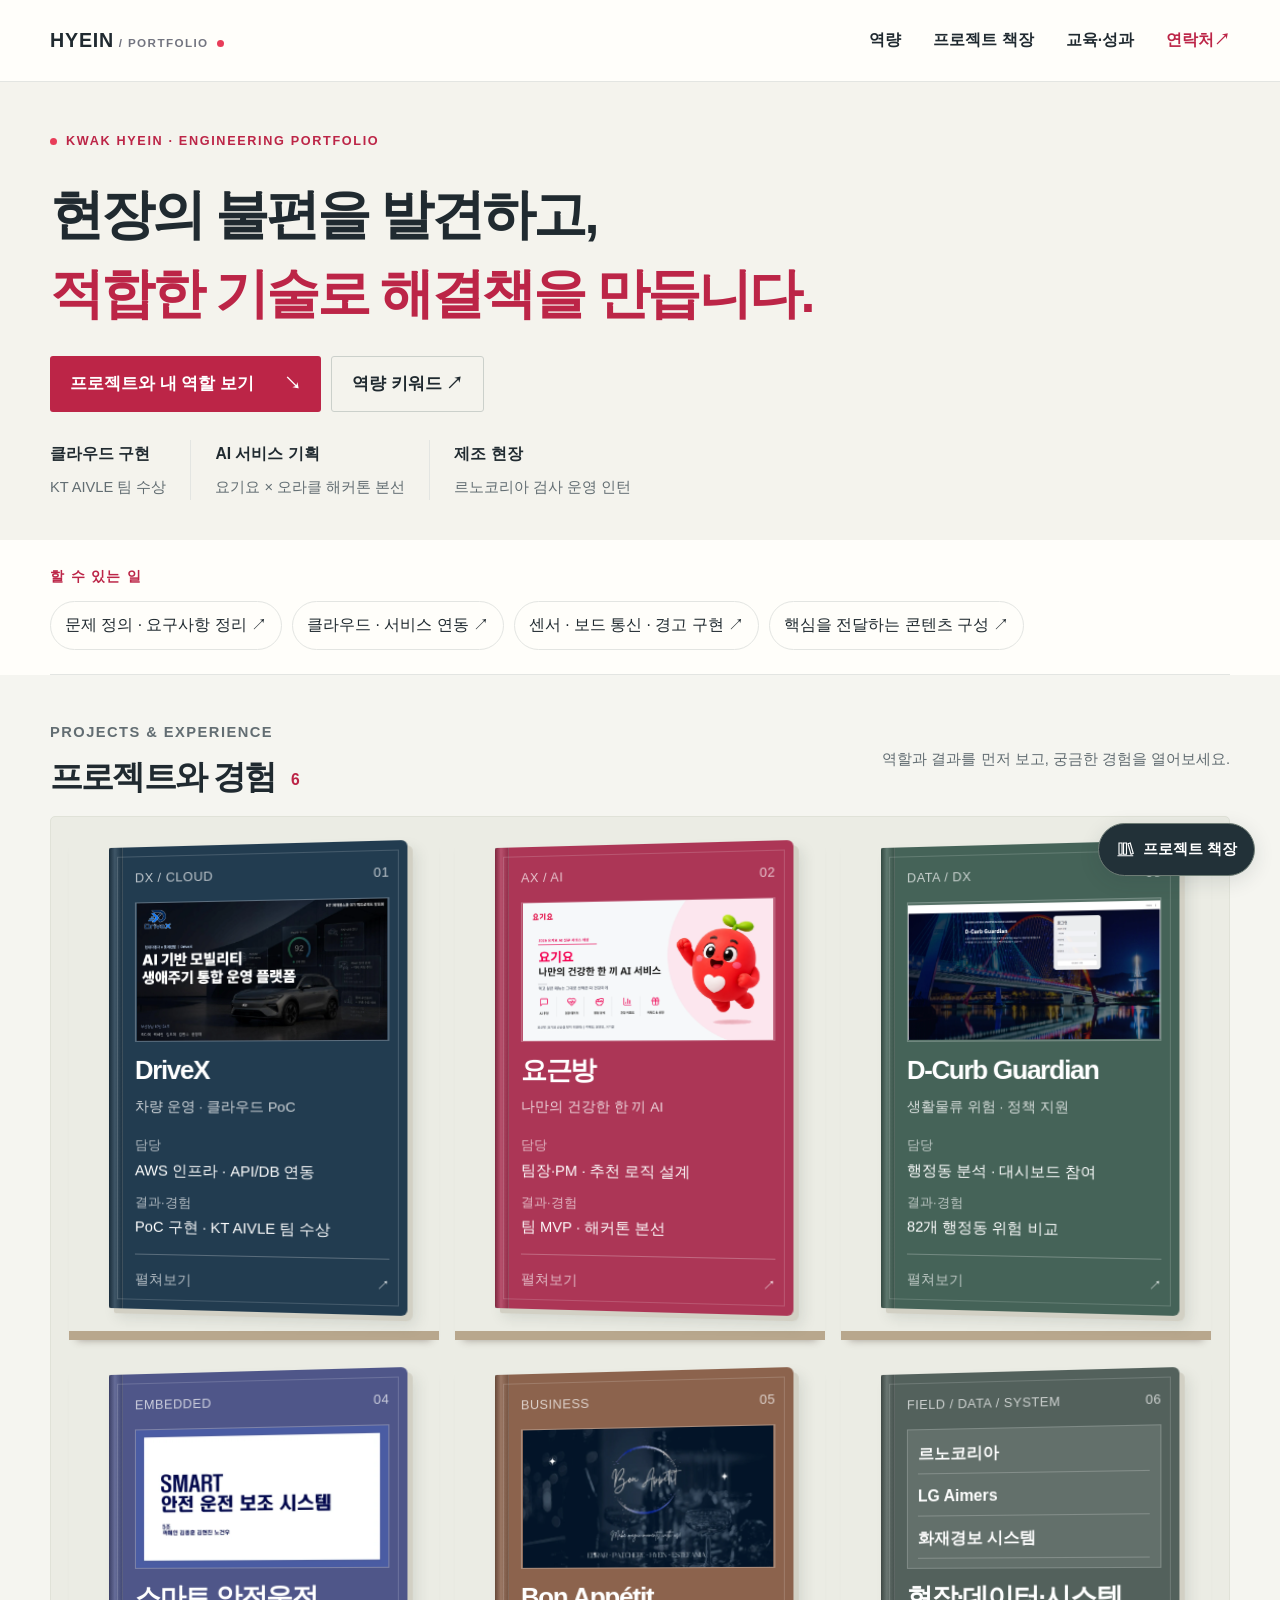
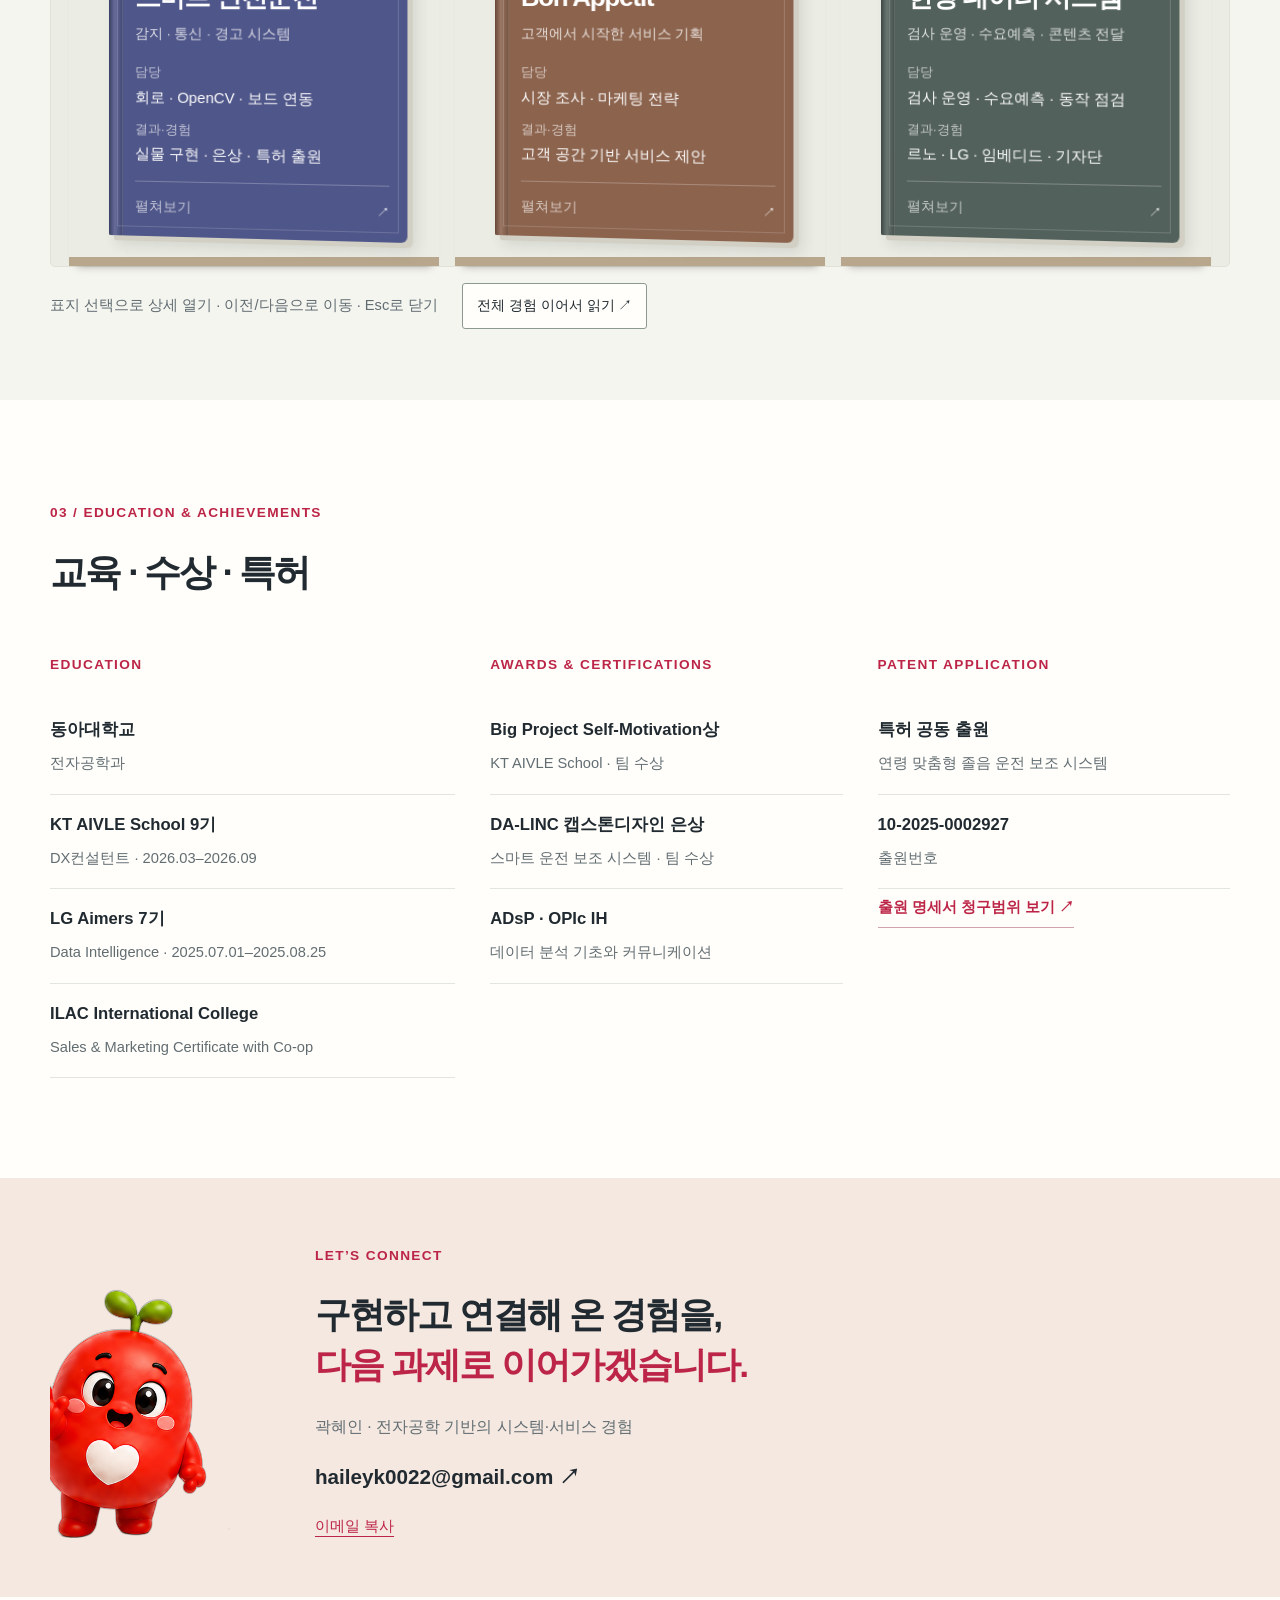
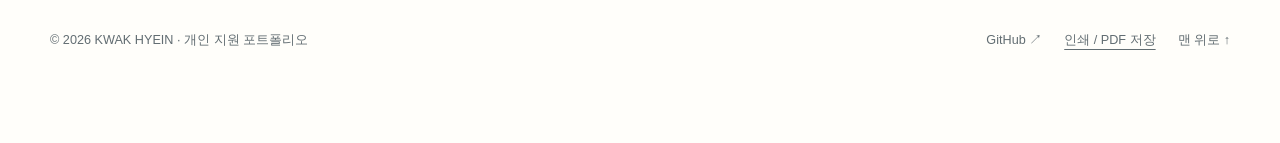
<file: index.html>
<!doctype html>
<html lang="ko">
<head>
<meta charset="utf-8"><meta name="viewport" content="width=device-width, initial-scale=1">
<title>곽혜인 | 포트폴리오</title>
<meta name="description" content="현장의 불편을 발견하고 적합한 기술로 해결책을 만드는 곽혜인의 포트폴리오. 클라우드·AI·임베디드 구현과 콘텐츠 전달 경험을 소개합니다.">
<meta name="theme-color" content="#ff3159"><link rel="icon" href="assets/character-footer.png"><link rel="stylesheet" href="assets/styles.css"><link rel="stylesheet" href="assets/ax-dx.css"><link rel="stylesheet" href="assets/visual-stories.css"><link rel="stylesheet" href="assets/bookshelf.css">
</head>
<body>
<a class="skip" href="#main">본문 바로가기</a>
<header class="site-header"><a class="wordmark" href="#home">HYEIN<span> / PORTFOLIO</span><i></i></a><button class="menu-toggle" aria-expanded="false" aria-controls="main-nav" aria-label="메뉴 열기">메뉴 <span aria-hidden="true">＋</span></button><nav id="main-nav" aria-label="주 메뉴"><a href="#about">역량</a><a href="#bookshelf">프로젝트 책장</a><a href="#experience">교육·성과</a><a href="#contact">연락처 <span aria-hidden="true">↗</span></a></nav></header>
<main id="main">
<section id="home" class="hero hero-simple">
 <div class="hero-inner"><div class="hero-copy"><p class="eyebrow"><span class="status-dot"></span> KWAK HYEIN · ENGINEERING PORTFOLIO</p>
 <h1>현장의 불편을 발견하고,<br><span class="pink">적합한 기술로 해결책을 만듭니다.</span></h1>
 
 <div class="hero-actions"><a class="button primary" href="#bookshelf">프로젝트와 내 역할 보기 <span aria-hidden="true">↘</span></a><a class="button secondary" href="#about">역량 키워드 ↗</a></div>
<ul class="hero-evidence"><li><b>클라우드 구현</b><span>KT AIVLE 팀 수상</span></li><li><b>AI 서비스 기획</b><span>요기요 × 오라클 해커톤 본선</span></li><li><b>제조 현장</b><span>르노코리아 검사 운영 인턴</span></li></ul></div>
 </div>

 </section>
 
<section id="about" class="wrap capability-strip" aria-label="역량 키워드"><p class="section-label">할 수 있는 일</p><div><a href="#yogeun">문제 정의 · 요구사항 정리 ↗</a><a href="#drivex">클라우드 · 서비스 연동 ↗</a><a href="#smart-safety">센서 · 보드 통신 · 경고 구현 ↗</a><a href="#communication-experience">핵심을 전달하는 콘텐츠 구성 ↗</a></div></section>
<section id="projects" class="projects"><section id="bookshelf" class="project-bookshelf wrap" aria-labelledby="bookshelf-title"><div class="shelf-heading"><div><p class="section-label">PROJECTS &amp; EXPERIENCE</p><h2 id="bookshelf-title">프로젝트와 경험 <span class="book-count">6</span></h2></div><p>역할과 결과를 먼저 보고, 궁금한 경험을 열어보세요.</p></div><div class="bookcase"><div class="book-slot"><button type="button" class="project-book" data-reader-open="drivex" data-book-title="DriveX" style="--book-color:#223c50" aria-label="DriveX 사례 읽기"><span class="book-top"><span>DX / CLOUD</span><span>01</span></span><span><span class="book-art"><img src="assets/drivex-cover.webp" alt="" width="320" height="180" loading="lazy"></span><strong class="book-title">DriveX</strong><span class="book-subtitle">차량 운영 · 클라우드 PoC</span></span><span class="book-preview"><span><small>담당</small>AWS 인프라 · API/DB 연동</span><span><small>결과·경험</small>PoC 구현 · KT AIVLE 팀 수상</span></span><span class="book-bottom"><span class="book-read-state">펼쳐보기</span><span aria-hidden="true">↗</span></span></button></div><div class="book-slot"><button type="button" class="project-book" data-reader-open="yogeun" data-book-title="요근방" style="--book-color:#ac3656" aria-label="요근방 사례 읽기"><span class="book-top"><span>AX / AI</span><span>02</span></span><span><span class="book-art"><img src="assets/yogeun-cover.webp" alt="" width="320" height="180" loading="lazy"></span><strong class="book-title">요근방</strong><span class="book-subtitle">나만의 건강한 한 끼 AI</span></span><span class="book-preview"><span><small>담당</small>팀장·PM · 추천 로직 설계</span><span><small>결과·경험</small>팀 MVP · 해커톤 본선</span></span><span class="book-bottom"><span class="book-read-state">펼쳐보기</span><span aria-hidden="true">↗</span></span></button></div><div class="book-slot"><button type="button" class="project-book" data-reader-open="dcurb" data-book-title="D-Curb Guardian" style="--book-color:#456358" aria-label="D-Curb Guardian 사례 읽기"><span class="book-top"><span>DATA / DX</span><span>03</span></span><span><span class="book-art"><img src="assets/dcurb-login.webp" alt="" width="320" height="180" loading="lazy"></span><strong class="book-title">D-Curb Guardian</strong><span class="book-subtitle">생활물류 위험 · 정책 지원</span></span><span class="book-preview"><span><small>담당</small>행정동 분석 · 대시보드 참여</span><span><small>결과·경험</small>82개 행정동 위험 비교</span></span><span class="book-bottom"><span class="book-read-state">펼쳐보기</span><span aria-hidden="true">↗</span></span></button></div><div class="book-slot"><button type="button" class="project-book" data-reader-open="smart-safety" data-book-title="스마트 안전운전" style="--book-color:#4f5689" aria-label="스마트 안전운전 사례 읽기"><span class="book-top"><span>EMBEDDED</span><span>04</span></span><span><span class="book-art"><img src="assets/safety-cover.webp" alt="" width="320" height="180" loading="lazy"></span><strong class="book-title">스마트 안전운전</strong><span class="book-subtitle">감지 · 통신 · 경고 시스템</span></span><span class="book-preview"><span><small>담당</small>회로 · OpenCV · 보드 연동</span><span><small>결과·경험</small>실물 구현 · 은상 · 특허 출원</span></span><span class="book-bottom"><span class="book-read-state">펼쳐보기</span><span aria-hidden="true">↗</span></span></button></div><div class="book-slot"><button type="button" class="project-book" data-reader-open="bonappetit" data-book-title="Bon Appétit" style="--book-color:#8c634d" aria-label="Bon Appétit 사례 읽기"><span class="book-top"><span>BUSINESS</span><span>05</span></span><span><span class="book-art"><img src="assets/bonappetit-cover.webp" alt="" width="320" height="180" loading="lazy"></span><strong class="book-title">Bon Appétit</strong><span class="book-subtitle">고객에서 시작한 서비스 기획</span></span><span class="book-preview"><span><small>담당</small>시장 조사 · 마케팅 전략</span><span><small>결과·경험</small>고객 공간 기반 서비스 제안</span></span><span class="book-bottom"><span class="book-read-state">펼쳐보기</span><span aria-hidden="true">↗</span></span></button></div><div class="book-slot"><button type="button" class="project-book field-book" data-reader-open="field-experience" data-book-title="현장·데이터·시스템" style="--book-color:#53615c" aria-label="현장·데이터·시스템 사례 읽기"><span class="book-top"><span>FIELD / DATA / SYSTEM</span><span>06</span></span><span><span class="book-art field-book-art" aria-hidden="true"><span>르노코리아</span><span>LG Aimers</span><span>화재경보 시스템</span></span><strong class="book-title">현장·데이터·시스템</strong><span class="book-subtitle">검사 운영 · 수요예측 · 콘텐츠 전달</span></span><span class="book-preview"><span><small>담당</small>검사 운영 · 수요예측 · 동작 점검</span><span><small>결과·경험</small>르노 · LG · 임베디드 · 기자단</span></span><span class="book-bottom"><span class="book-read-state">펼쳐보기</span><span aria-hidden="true">↗</span></span></button></div></div><p class="book-instructions">표지 선택으로 상세 열기 · 이전/다음으로 이동 · Esc로 닫기</p><button type="button" class="reader-launch" data-reader-launch>전체 경험 이어서 읽기 ↗</button></section></section>
<section id="experience" class="section wrap credentials-section"><p class="section-label">03 / EDUCATION &amp; ACHIEVEMENTS</p><h2>교육 · 수상 · 특허</h2><div class="credentials"><div><p class="small-label">EDUCATION</p><p><b>동아대학교</b><span>전자공학과</span></p><p><b>KT AIVLE School 9기</b><span>DX컨설턴트 · 2026.03–2026.09</span></p><p><b>LG Aimers 7기</b><span>Data Intelligence · 2025.07.01–2025.08.25</span></p><p><b>ILAC International College</b><span>Sales &amp; Marketing Certificate with Co-op</span></p></div><div><p class="small-label">AWARDS & CERTIFICATIONS</p><p><b>Big Project Self-Motivation상</b><span>KT AIVLE School · 팀 수상</span></p><p><b>DA-LINC 캡스톤디자인 은상</b><span>스마트 운전 보조 시스템 · 팀 수상</span></p><p><b>ADsP · OPIc IH</b><span>데이터 분석 기초와 커뮤니케이션</span></p></div><div class="patent-credential"><p class="small-label">PATENT APPLICATION</p><p><b>특허 공동 출원</b><span>연령 맞춤형 졸음 운전 보조 시스템</span></p><p><b>10-2025-0002927</b><span>출원번호</span></p><a class="source-link" href="patent-claims.html" target="_blank" rel="noopener noreferrer">출원 명세서 청구범위 보기 ↗</a></div></div></section>
<section id="contact" class="contact"><div class="wrap contact-inner"><img src="assets/character-footer.png" alt="손을 든 포트폴리오 캐릭터" loading="lazy" width="330" height="500"><div><p class="eyebrow">LET’S CONNECT</p><h2>구현하고 연결해 온 경험을,<br><span class="pink">다음 과제로 이어가겠습니다.</span></h2><p>곽혜인 · 전자공학 기반의 시스템·서비스 경험</p><a class="contact-mail" href="mailto:haileyk0022@gmail.com">haileyk0022@gmail.com ↗</a><button id="copy-email" class="text-button">이메일 복사</button><span id="copy-status" role="status"></span></div></div></section>
</main><footer class="wrap footer"><span>© 2026 KWAK HYEIN · 개인 지원 포트폴리오</span><div><a href="https://github.com/haileyk0022-star" target="_blank" rel="noopener noreferrer">GitHub ↗</a><button id="print" class="text-button">인쇄 / PDF 저장</button><a href="#home">맨 위로 ↑</a></div></footer>
<template id="project-library"><article id="drivex" class="project wrap" data-category="dx"><div class="project-intro"><figure class="key-figure"><button class="image-button key-image" data-image="assets/drivex-dashboard.webp" data-caption="DX 24조 발표자료 · 44쪽 차량 상태 대시보드" aria-label="drivex 대표 이미지 확대"><img src="assets/drivex-dashboard.webp" alt="차량별 상태, 위험 수준과 정비 정보를 확인하는 DriveX 대시보드" loading="lazy" width="1500" height="1000"><span class="zoom">이미지 확대</span></button><figcaption>DX 24조 발표자료 · 44쪽 차량 상태 대시보드</figcaption></figure><div class="project-intro-copy"><div class="project-top"><div><p class="eyebrow">PROJECT 01 · CLOUD SERVICE / PoC</p><h2>DriveX<span class="project-subtitle">SDV 차량 데이터 기반 FMS · 전사 차량 생애주기 관리</span></h2></div><span class="project-number">01</span></div><h3 class="project-thesis">SDV 차량 데이터 활용을 가정한 PoC로 전사 차량 관리 흐름을 구현했습니다.</h3><p class="key-description">차량 상태 데이터를 운영·정비의 우선순위로 연결한 클라우드 PoC입니다.</p><div class="project-meta"><div><span>PERIOD</span><b>2026.06 – 2026.08</b></div><div><span>MY ROLE</span><b>서비스 전략·기획 / 클라우드·인프라 / UX/UI 및 풀스택 개발</b></div></div></div></div><div class="case-brief"><div><span>직무 연결</span><b>DX · 차량 운영</b></div><div><span>변화의 흐름</span><b>분산 정보 → 통합 조회 → 정비 요청</b></div><div><span>나의 기여</span><b>AWS 인프라 · API/DB 연결 · 가공·공공 데이터 PoC</b></div></div><div class="case-grid"><div><p class="small-label">PROBLEM → DIRECTION</p><h4>SDV 차량 데이터를,<br>전사 FMS의 관리 기준으로.</h4><p><strong>SDV 차량 데이터를 활용해 기업의 운영 차량을 통합 관리하는 FMS를 기획했습니다.</strong></p><div class="comparison"><div><span>활용 데이터</span><p>DTC · 주행거리 · 배터리·브레이크 상태 · 정비 이력</p></div><div><span>관리 범위</span><p>개별 차량의 상태부터 전사 운영 차량 현황까지 통합 조회</p></div><div><span>의사결정 지원</span><p>우선 조치 대상 선별 → 상세 진단 → 정비 요청</p></div></div><p class="note">SDV: Software-Defined Vehicle · FMS: Fleet Management System</p><div class="business-note" style="margin-top:24px"><span class="tag">PROJECT ASSUMPTION · 프로젝트 가정</span><p style="margin-top:12px"><strong>제안사: 현대자동차</strong><br><strong>고객사: 롯데렌탈</strong><br><strong>1차 실효성 검증 대상: Gcar</strong></p></div><div class="flow"><span>위험 차량 조회</span><i>→</i><span>상세 진단</span><i>→</i><span>정비 요청</span></div></div><figure><button class="image-button" data-image="assets/drivex-flow.png" data-caption="DriveX 팀 프로젝트의 서비스 흐름" aria-label="DriveX 서비스 흐름 확대"><img src="assets/drivex-flow.png" alt="차량 통합 기능을 중심으로 조회, 상태 분석, 상세 진단과 정비 요청을 연결한 서비스 흐름" loading="lazy"><span class="zoom">확대 보기 ↗</span></button><figcaption>팀 프로젝트 산출물 · 서비스 흐름</figcaption></figure></div><div class="architecture"><div class="arch-heading"><p class="small-label">CLOUD IMPLEMENTATION</p><h4>전사 FMS의 데이터 처리·AI 진단·화면 제공을 AWS로 연결했습니다.</h4><p>AWS 인프라와 FastAPI 기반 API·DB 연동을 담당하고, 연결 오류를 로그와 네트워크·보안 설정 점검으로 보완했습니다.</p></div><div class="arch-flow"><div><small>화면 제공</small><b>Amazon S3</b></div><span>→</span><div><small>요청 처리</small><b>API Gateway · Lambda</b></div><span>→</span><div><small>데이터 / 설명</small><b>RDS · Bedrock</b></div><span>→</span><div><small>결과 연결</small><b>FastAPI · 대시보드</b></div></div><p class="note">주요 기능을 요약한 도식입니다. Health Score 기반 판단과 AI의 설명 역할을 구분했으며, 아래 원본 아키텍처에서 서비스·데이터·운영 구성을 확인할 수 있습니다.</p></div><figure style="margin-top:28px"><button class="image-button" data-image="assets/drivex-architecture.png" data-caption="DriveX 팀 프로젝트 · AWS 서비스 운영 아키텍처" aria-label="DriveX AWS 아키텍처 확대"><img src="assets/drivex-architecture.png" alt="S3 프론트엔드, API Gateway, Lambda, RDS, Bedrock Knowledge Base와 운영·보안 구성요소를 연결한 DriveX AWS 아키텍처" loading="lazy"><span class="zoom">AWS 아키텍처 확대 ↗</span></button><figcaption>팀 프로젝트 원본 아키텍처 · AWS 기반 서비스 운영 흐름</figcaption></figure><div class="scope-grid"><div><span class="small-label">ENTERPRISE FLEET MANAGEMENT</span><h4>전체 현황에서 개별 차량의 조치까지</h4><p>전사 차량 상태를 통합 조회하고, Health Score를 기준으로 우선 점검 대상을 비교합니다. 상세 진단과 정비 요청을 연결해 운영자의 후속 조치를 지원하는 FMS 흐름을 구성했습니다.</p></div><div><span class="small-label">SDV DATA · PoC SCOPE</span><h4>차량 데이터의 활용 범위를 구체화</h4><p>DTC·주행거리·배터리·브레이크 등의 차량 상태 정보를 관리 기준으로 활용했습니다. PoC는 가공·공공 데이터로 구성했으며, 실제 SDV 차량과의 직접 연동 및 전사 운영 효과는 후속 검증 범위입니다.</p></div></div><div class="outcome-grid"><div><span class="tiny">IMPLEMENTED</span><strong>End-to-End PoC</strong><p>가공·공공 데이터를 이용해 상태 판단부터 API, 화면 제공까지 연결했습니다.</p></div><div><span class="tiny">TEAM ACHIEVEMENT</span><strong>Self-Motivation상</strong><p>KT AIVLE School Big Project 팀 수상</p></div><div><span class="tiny">BUSINESS SCENARIO</span><strong>도입 타당성 검토</strong><p>팀 자료에서 비용 절감 가정에 따른 편익과 투자회수기간을 검토했습니다.</p></div></div><details class="case-detail"><summary>기획 과정과 사업성 검토 자세히 보기 <span aria-hidden="true">＋</span></summary><div class="detail-body"><ol class="start"><li><b>S · 상황</b><p>SDV 차량의 상태 데이터와 정비 이력이 분산되어, 기업의 전체 운영 차량 중 우선 조치 대상을 일관된 기준으로 판단하기 어려웠습니다.</p></li><li><b>T · 과제</b><p>전사 FMS 관점에서 전체 차량 현황을 파악하고, 위험 차량 비교·진단 근거 조회·정비 요청을 연결하는 관리 흐름을 구체화했습니다.</p></li><li><b>A · 행동</b><p>서비스 전략·기획, 클라우드·인프라, UX/UI 및 풀스택 개발에 참여했습니다. AWS와 API·DB·화면의 연결 상태를 점검했습니다.</p></li><li><b>R · 결과</b><p>가공·공공 데이터 기반 PoC로 데이터부터 화면까지의 연결을 확인했습니다. 실제 현장 적용 효과는 추가 검증이 필요한 단계입니다.</p></li><li><b>T · 배운 점</b><p>구현 가능성을 확인하는 것과 고객의 운영 효과를 입증하는 것은 서로 다른 검증 과제임을 배웠습니다.</p></li></ol><aside class="business-note"><span class="tag">DART 공시자료 기반 · ROI 가설</span><h4>4% 비용 절감 가정 시</h4><p class="scenario-number">연간 순편익 <b>10.45억 원</b><br>투자회수기간 <b>약 1.44년</b></p><p><strong>산출 근거</strong><br>Gcar의 DART 공시 감사보고서·분기보고서를 바탕으로 구성한 ROI 산식에 비용 절감률 4%를 가정해 추정한 사업성 시나리오입니다.</p><p><strong>해석 범위</strong><br>연간 순편익과 투자회수기간은 해당 가정에 따른 추정치이며, 실제 절감 실적이나 공급자 매출·이익을 의미하지 않습니다.</p></aside></div></details></article><article id="yogeun" class="project wrap" data-category="ax"><div class="project-intro"><figure class="key-figure"><button class="image-button key-image" data-image="assets/yogeun-architecture.webp" data-caption="요근방 발표자료 · 20쪽 데이터·AI 서비스 흐름" aria-label="yogeun 대표 이미지 확대"><img src="assets/yogeun-architecture.webp" alt="입력 데이터와 AI 처리, 추천 출력을 연결한 요근방 서비스 아키텍처" loading="lazy" width="1500" height="1000"><span class="zoom">이미지 확대</span></button><figcaption>요근방 발표자료 · 20쪽 데이터·AI 서비스 흐름</figcaption></figure><div class="project-intro-copy"><div class="project-top"><div><p class="eyebrow">PROJECT 02 · AI PRODUCT / MVP</p><h2>요근방<span class="project-subtitle">개인화 식생활 AI 서비스</span></h2></div><span class="project-number">02</span></div><h3 class="project-thesis">사용자의 요구를 추천 기준으로 정의하고 팀 MVP 구현을 이끌었습니다.</h3><p class="key-description">현재의 건강 목표와 식사 의도를 데이터·규칙·AI가 함께 해석하도록 설계했습니다.</p><div class="project-meta"><div><span>CONTEXT</span><b>2026.07 – 2026.08 · 요기요 × 오라클</b></div><div><span>MY ROLE</span><b>팀장·PM / 사용자 시나리오·데이터 정의·추천 로직 설계</b></div></div></div></div><div class="case-brief"><div><span>직무 연결</span><b>AX · 개인화 추천</b></div><div><span>변화의 흐름</span><b>자연어 요청 → 조건 해석 → 후보 추천</b></div><div><span>나의 기여</span><b>팀장·PM · 데이터 정의 · LLM과 규칙 역할 구분</b></div></div><div class="yogeun-intro"><p>건강 목표·알레르기·예산과 자연어 요청을 서비스 요구사항으로 정의했습니다. LLM의 조건 해석과 DB·규칙 기반 후보 선정의 역할을 구분해, 대화 입력부터 추천 결과까지 이어지는 MVP를 팀과 함께 구성했습니다.</p><span class="pill">요기요 × 한국오라클 AI 해커톤 본선 참가</span></div><aside class="press-story" aria-labelledby="press-heading"><figure><a href="https://www.etnews.com/20260908000216" target="_blank" rel="noopener noreferrer" aria-label="전자신문 해커톤 현장 기사 새 창에서 보기"><img class="press-photo" src="https://img.etnews.com/news/article/2026/09/08/news-p.v1.20260908.30bcdb2504e74424941c05350149f7ea_P1.jpg" alt="요기요와 한국오라클 AI 해커톤 본선 참가자들의 단체사진" loading="lazy" width="1200" height="800" referrerpolicy="no-referrer"><span class="press-photo-fallback" hidden>해커톤 본선 현장 사진은 기사 원문에서 확인할 수 있습니다.</span></a><figcaption>본선 참가 현장 · 사진: 위대한상상 / 전자신문</figcaption></figure><div><p class="small-label">IN THE NEWS · 2026.09.08</p><h4 id="press-heading">아이디어를 본선 시연으로.</h4><p>요기요 × 한국오라클 AI 해커톤 본선에 참가해 개인화 식생활 서비스를 제안했습니다.</p><div class="press-stats"><span><b>186</b>지원팀</span><i aria-hidden="true">→</i><span><b>8</b>본선 선발팀</span></div><p class="press-note">전체 대회 선발 규모 · 전자신문 보도 기준</p><div class="press-links"><a class="source-link" href="https://www.etnews.com/20260908000216" target="_blank" rel="noopener noreferrer">해커톤 현장 기사 보기 <span aria-hidden="true">↗</span></a><a class="source-link" href="https://blog.naver.com/yogiyo_recruit/224411126701" target="_blank" rel="noopener noreferrer">요기요 채용 블로그 보기 <span aria-hidden="true">↗</span></a></div></div></aside><div class="phone-gallery"><figure><button class="image-button" data-image="assets/yogeun-1.png" data-caption="요근방 MVP · 맞춤형 대화" aria-label="맞춤형 대화 화면 확대"><img src="assets/yogeun-1.png" alt="요근방 맞춤형 대화 화면" loading="lazy"></button><figcaption>01 · 맞춤형 대화</figcaption></figure><figure><button class="image-button" data-image="assets/yogeun-2.png" data-caption="요근방 MVP · 푸드메이트 선택" aria-label="푸드메이트 선택 화면 확대"><img src="assets/yogeun-2.png" alt="요근방 푸드메이트 선택 화면" loading="lazy"></button><figcaption>02 · 푸드메이트 선택</figcaption></figure><figure><button class="image-button" data-image="assets/yogeun-3.png" data-caption="요근방 팀 산출물 · 식생활 리포트 화면" aria-label="식생활 리포트 화면 확대"><img src="assets/yogeun-3.png" alt="요근방 식생활 리포트 화면" loading="lazy"></button><figcaption>03 · 식생활 리포트</figcaption></figure><figure><button class="image-button" data-image="assets/yogeun-4.png" data-caption="요근방 팀 산출물 · 미션 보상 화면" aria-label="미션 보상 화면 확대"><img src="assets/yogeun-4.png" alt="요근방 미션 보상 화면" loading="lazy"></button><figcaption>04 · 미션 보상</figcaption></figure></div><p class="note">팀 프로젝트의 화면 산출물입니다. 화면에 표현된 서비스 구상과 실제 구현·연동 범위는 아래에 구분했습니다.</p><div class="scope-grid"><div><span class="small-label">연결한 범위</span><h4>입력부터 추천 결과까지</h4><p> FastAPI · OCI GenAI · Oracle DB를 연결한 팀 MVP. 자연어 조건 해석, 후보 조회, 추천 결과 화면을 구성했습니다.</p></div><div><span class="small-label">후속 개발</span><h4>이력과 추천 로직의 고도화</h4><p>주문·피드백 이력 연동, 일부 점수 로직 보완, 외부 데이터 연동은 후속 개발 범위로 구분했습니다.</p></div></div><details class="case-detail"><summary>PM의 판단과 역할 자세히 보기 <span aria-hidden="true">＋</span></summary><div class="detail-body single"><ol class="start"><li><b>S · 상황</b><p>주문 이력만으로는 현재의 건강 목표와 식사 의도, 알레르기 조건을 충분히 반영하기 어렵다고 보았습니다.</p></li><li><b>T · 과제</b><p>사용자 요구를 데이터 항목과 추천 기준으로 구체화하고 구현 우선순위를 정리했습니다.</p></li><li><b>A · 행동</b><p>팀장·PM으로 사용자 시나리오·데이터 정의·추천 로직을 설계하고, 개발자와 입출력 명세 및 일정을 조율했습니다. 팀원들이 낯선 OCI 환경에 빠르게 적응할 수 있도록 관련 학습자료를 찾아 프로젝트에 필요한 내용을 중심으로 정리해 공유했습니다. </p></li><li><b>R · 결과</b><p>대화 입력부터 추천 결과까지 연결한 팀 MVP를 구성하고 서비스 제안 프로젝트 본선에 진출했습니다.</p></li><li><b>T · 배운 점</b><p>반드시 지켜야 할 제외 조건과 선호에 따라 달라지는 순위 기준을 나누어야 판단을 설명하고 팀의 구현 범위를 명확히 할 수 있었습니다.</p></li></ol></div></details></article><article id="dcurb" class="project wrap" data-category="dx"><div class="project-intro"><figure class="key-figure"><button class="image-button key-image" data-image="assets/dcurb-key.webp" data-caption="물류공모전 제공 자료 · 지자체 관리자 종합 현황" aria-label="dcurb 대표 이미지 확대"><img src="assets/dcurb-key.webp" alt="행정동별 생활물류 위험을 지도와 순위로 보여주는 D-Curb 대시보드" loading="lazy" width="1500" height="1000"><span class="zoom">이미지 확대</span></button><figcaption>물류공모전 제공 자료 · 지자체 관리자 종합 현황</figcaption></figure><div class="project-intro-copy"><div class="project-top"><div><p class="eyebrow">PROJECT 03 · DATA / DX</p><h2>D-Curb Guardian<span class="project-subtitle">생활물류 위험 분석 · 정책 의사결정 지원</span></h2></div><span class="project-number">03</span></div>
 <h3 class="project-thesis">지역별 위험 정보를 비교할 수 있는 대시보드로 연결했습니다.</h3><p class="key-description">지역별 위험 분석 결과를 담당자의 비교·검토 화면으로 구체화했습니다.</p><div class="project-meta"><div><span>CONTEXT</span><b>KT AIVLE School · 팀 프로젝트</b></div><div><span>MY ROLE</span><b>대전 82개 행정동 데이터 분석 · 대시보드 구현 참여</b></div></div>
 </div></div><div class="case-brief"><div><span>직무 연결</span><b>DX · 공공 의사결정</b></div><div><span>변화의 흐름</span><b>지역 데이터 → 위험 비교 → 정책 검토</b></div><div><span>나의 기여</span><b>82개 행정동 분석 · 대시보드 구현 참여</b></div></div><div class="case-grid"><div><p class="small-label">DATA → DECISION SUPPORT</p><h4>지역별 차이를,<br>판단의 근거로.</h4><p>생활물류 위험 분석 결과를 행정동 단위로 정리하고, 지도와 순위 비교 화면으로 연결하는 데 참여했습니다. 지역별 위험과 정책 검토 대상을 한 화면에서 살펴볼 수 있도록 구성한 팀 산출물입니다.</p><div class="comparison"><div><span>분석 범위</span><p>대전 5개 자치구 · 82개 행정동</p></div><div><span>화면 구성</span><p>위험도 지도 · 행정동 비교 · 우선 검토 대상</p></div><div><span>활용 목적</span><p>생활물류 위험 파악과 정책 검토 지원</p></div></div></div><figure><button class="image-button" data-image="assets/dcurb-data-quality.webp" data-caption="D-Curb Guardian · 데이터 신뢰도와 수집 현황" aria-label="D-Curb 데이터 신뢰도 화면 확대"><img src="assets/dcurb-data-quality.webp" alt="데이터 출처별 수집 상태와 신뢰도를 보여주는 D-Curb 화면" loading="lazy"><span class="zoom">대시보드 확대 ↗</span></button><figcaption>팀 프로젝트 산출물 · 데이터 신뢰도와 수집 현황</figcaption></figure></div><div class="scope-grid"><div><span class="small-label">DX CONNECTION</span><h4>분석에서 검토 업무로</h4><p>위험 지표를 지도와 비교 화면으로 제공해 지역별 차이를 살펴볼 수 있게 했습니다. 데이터 분석을 담당자의 검토 과정과 연결한 경험입니다.</p></div><div><span class="small-label">VALIDATION / NEXT STEP</span><h4>현장 효과는 후속 검증 과제</h4><p>정책 도입이나 사고 감소를 입증한 결과는 아닙니다. 후속 검증에서는 지표 산식과 데이터 기준일을 명확히 하고, 담당자의 지역 비교 시간과 판단 근거 확인 여부를 평가할 수 있습니다.</p></div></div><div class="evidence-gallery"><figure><button class="image-button" data-image="assets/dcurb-driver.webp" data-caption="D-Curb · 배송기사용 현장하역 지도 / 팀 산출물" aria-label="배송기사 현장하역 지도 확대"><img src="assets/dcurb-driver.webp" alt="추천 하역지 목록과 현장 지도를 보여주는 배송기사 화면" loading="lazy" width="1200" height="700"><span class="zoom">화면 확대</span></button><figcaption>배송기사 · 현장하역 지도</figcaption></figure><figure><button class="image-button" data-image="assets/dcurb-policy.webp" data-caption="D-Curb · 정책 What-if 화면 / 팀 산출물" aria-label="정책 시뮬레이터 화면 확대"><img src="assets/dcurb-policy.webp" alt="정책 조건을 조정해 비교하는 지자체 관리자 What-if 화면" loading="lazy" width="1200" height="700"><span class="zoom">화면 확대</span></button><figcaption>지자체 관리자 · 정책 What-if 화면</figcaption></figure></div><p class="note">역할별 화면은 팀 산출물입니다. 실제 정책 효과를 검증한 결과를 의미하지 않습니다.</p></article><article id="smart-safety" class="project wrap" data-category="other"><div class="project-intro"><figure class="key-figure"><button class="image-button key-image" data-image="assets/safety-key.webp" data-caption="캡스톤 발표자료 · 9쪽 실물 사진 발췌" aria-label="smart-safety 대표 이미지 확대"><img src="assets/safety-key.webp" alt="스마트 안전운전 보조 시스템의 실제 제작 장치" loading="lazy" width="1500" height="1000"><span class="zoom">이미지 확대</span></button><figcaption>캡스톤 발표자료 · 9쪽 실물 사진 발췌</figcaption></figure><div class="project-intro-copy"><div class="project-top"><div><p class="eyebrow">PROJECT 04 · TECHNICAL FEASIBILITY / PROTOTYPE</p><h2>스마트 안전운전<br>보조 시스템<span class="project-subtitle">자율주행 레벨 2~3 차량을 목표로 한 운전자 상태 감지·경고 시스템</span></h2></div><span class="project-number">04</span></div>
<h3 class="project-thesis">레벨 2~3 차량의 운전자 상태 확인을 목표로, 감지·경고 기능을 실물로 검증했습니다.</h3><p class="key-description">영상과 센서의 입력부터 제어 보드의 경고 출력까지 연결했습니다.</p><div class="project-meta"><div><span>PERIOD · CONTEXT</span><b>2024.09 – 2024.11 · 동아대학교 캡스톤디자인</b></div><div><span>MY ROLE</span><b>회로 구축 · 시스템 개발 · 문서화 / OpenCV 상태 판별·보드 연동 참여</b></div></div>
</div></div><div class="case-brief"><div><span>직무 연결</span><b>기술 기반 · 임베디드</b></div><div><span>변화의 흐름</span><b>영상·센서 입력 → 상태 판단 → 경고</b></div><div><span>나의 기여</span><b>회로 구축 · 시스템 개발 · 문서화</b></div></div><div class="case-grid"><div><p class="small-label">USER NEED → TECHNICAL FEASIBILITY</p><h4>위험을 감지하는 기술을,<br>사용자에게 전달되는 경고로.</h4><p>목표 적용 대상은 자율주행 레벨 2~3 차량입니다. 운전자의 졸음·음주 상태를 감지하고 경고를 제공하는 보조 시스템을 기획했습니다. 영상 분석, 센서 입력, 통신과 출력 제어를 하나의 동작 흐름으로 연결하며 필요한 기능과 구현 제약을 구체화했습니다.</p><div class="flow"><span>운전자 상태 감지</span><i>→</i><span>상태 판단·전달</span><i>→</i><span>경고 출력</span></div></div>
<div class="system-evidence"><figure><button class="image-button algorithm-image" data-image="assets/patent-algorithm.webp" data-caption="특허 출원 명세서 · 도 1 / 동작 알고리즘" aria-label="특허 명세서 동작 알고리즘 확대"><img src="assets/patent-algorithm.webp" alt="출원 명세서에 수록된 음주·졸음 판단, 경고와 데이터 누적 알고리즘" loading="lazy" width="1100" height="1556"><span class="zoom">알고리즘 확대</span></button><figcaption>출원 명세서 · 도 1 동작 알고리즘 발췌</figcaption></figure><figure><button class="image-button" data-image="assets/safety-structure.svg" data-caption="발표자료의 구성요소와 연결 관계를 정리한 시스템 구조도" aria-label="안전운전 시스템 구조도 확대"><img src="assets/safety-structure.svg" alt="카메라와 라즈베리파이, UART, ATmega128과 음주 센서 및 경고 출력을 연결한 구조도" loading="lazy" width="1000" height="640"><span class="zoom">구조도 확대</span></button><figcaption>발표자료의 구성요소·연결 관계를 정리한 구조도</figcaption></figure></div></div><div class="scope-grid"><div><span class="small-label">DESIGN DECISION</span><h4>처리 지연과 순간 상태 변화를 나눠 대응</h4><p>멀티프로세싱으로 영상 처리와 제어를 분리하고, 시간 누적 필터로 순간적인 상태 변화와 졸음 판단을 구분했습니다. 감지 정보는 UART로 전달해 LED·부저·모터 출력과 연결했습니다.</p></div><div><span class="small-label">PRODUCT DEVELOPMENT CONNECTION</span><h4>구현 조건을 이해하고 검증 범위를 정의</h4><p>목표 고객·적용 환경에 맞춰 필요한 기능을 정하고, 구현 가능성과 검증 범위를 구분한 경험입니다. AX·DX 과제에서도 기술 담당자와 제약을 검토하고, 현장에서 필요한 기능과 확인할 동작 기준을 구체화하겠습니다.</p></div></div><div class="outcome-grid"><div><span class="tiny">IMPLEMENTED</span><strong>감지 → 통신 → 경고</strong><p>영상 분석·하드웨어 경고 출력과 운전 기록 시각화를 실물로 연결했습니다.</p></div><div><span class="tiny">TEAM ACHIEVEMENT</span><strong>캡스톤디자인 은상</strong><p>2024 DA-LINC 캡스톤디자인 경진대회 · 팀 수상</p></div><div><span class="tiny">JOINT PATENT APPLICATION</span><strong>특허 공동 출원</strong><p>연령 맞춤형 졸음 운전 보조 시스템<br>출원번호 10-2025-0002927</p><a class="source-link" href="patent-claims.html" target="_blank" rel="noopener noreferrer">출원 명세서 청구범위 보기 ↗</a></div></div><details class="case-detail"><summary>기술 검증 과정 자세히 보기 <span aria-hidden="true">＋</span></summary><div class="detail-body single"><ol class="start"><li><b>S · 상황</b><p>임베디드 환경에서 운전자 상태 분석과 경고 제어가 함께 동작해야 했으며, 순간적인 인식 변화와 처리 지연을 고려해야 했습니다.</p></li><li><b>T · 과제</b><p>얼굴·눈 상태 분석과 음주 센서 입력을 판단 기준으로 연결하고, 제어 보드에서 경고가 동작하도록 구성했습니다.</p></li><li><b>A · 행동</b><p>회로 구축·시스템 개발·문서화를 담당하고 OpenCV 기반 상태 판별과 보드 연동에 참여했습니다. 영상 처리·제어 분리와 누적 판단을 적용하고 감지·통신·출력 흐름을 점검했습니다.</p></li><li><b>R · 결과</b><p>팀에서 실물 경고 출력과 운전 기록 시각화를 연결했으며, 캡스톤 은상 수상과 특허 공동 출원으로 이어졌습니다.</p></li><li><b>T · 배운 점</b><p>개별 기술의 구현뿐 아니라 입력부터 사용자 반응까지 이어지는 전체 흐름을 확인해야 기능의 실현 가능성을 설명할 수 있었습니다.</p></li></ol></div></details></article><article id="bonappetit" class="project wrap" data-category="other"><div class="project-intro"><figure class="key-figure"><button class="image-button key-image" data-image="assets/bonappetit-key.webp" data-caption="Bon Appétit 발표자료 · 2쪽 브랜드 이미지" aria-label="bonappetit 대표 이미지 확대"><img src="assets/bonappetit-key.webp" alt="홈파티 테이블 위 휴대폰에 표시한 Bon Appétit 브랜드 이미지" loading="lazy" width="1500" height="1000"><span class="zoom">이미지 확대</span></button><figcaption>Bon Appétit 발표자료 · 2쪽 브랜드 이미지</figcaption></figure><div class="project-intro-copy"><div class="project-top"><div><p class="eyebrow">PROJECT 05 · MARKET & SERVICE STRATEGY</p><h2>Bon Appétit<span class="project-subtitle">홈파티 서비스 기획</span></h2></div><span class="project-number">05</span></div><h3 class="project-thesis">경쟁 서비스와 고객의 제약을 상품 차별화 방향으로 바꿨습니다.</h3><p class="key-description">고객의 행사 준비 과정을 살펴보고 실행 가능한 서비스 제공 방식을 제안했습니다.</p><div class="project-meta"><div><span>CONTEXT</span><b>ILAC · 캐나다 교육 과정 팀 프로젝트</b></div><div><span>MY ROLE</span><b>시장 조사 · 경쟁 분석 · 마케팅 전략 수립</b></div></div></div></div><div class="case-brief"><div><span>직무 연결</span><b>비즈니스 기반 · 고객 이해</b></div><div><span>변화의 흐름</span><b>고객 불편 → 제공 방식 → 실행안</b></div><div><span>나의 기여</span><b>시장 조사 · 경쟁 분석 · 마케팅 전략</b></div></div><div class="case-grid"><div><p class="small-label">CUSTOMER → OFFERING</p><h4>행사 준비의 번거로움을,<br>통합된 서비스 경험으로.</h4><p>셰프·바텐더·DJ를 각각 탐색하고 조율하는 불편을 분석했습니다. 자체 공간이 없다는 제약을 고려해 고객의 공간에 전문가와 식재료·장비를 제공하는 방향을 제안했습니다.</p><div class="comparison"><div><span>경쟁 서비스</span><p>장소·촬영 등 폭넓은 행사 서비스</p></div><div><span>기획의 제약</span><p>자체 공간 미보유 · 초기 인지도 부족</p></div><div><span>차별화 방향</span><p>고객 공간 활용 · 규모와 예산에 맞는 구성</p></div></div></div><figure><button class="image-button" data-image="assets/bonappetit.png" data-caption="Bon Appétit 팀 프로젝트의 SNS 홍보 산출물" aria-label="Bon Appétit 홍보 산출물 확대"><img src="assets/bonappetit.png" alt="Bon Appétit 인스타그램 프로필과 행사 홍보 콘텐츠" loading="lazy"><span class="zoom">확대 보기 ↗</span></button><figcaption>팀 프로젝트 산출물 · 서비스 메시지를 담은 홍보 콘텐츠</figcaption></figure></div><details class="case-detail"><summary>시장 분석에서 실행안까지 자세히 보기 <span aria-hidden="true">＋</span></summary><div class="detail-body single"><ol class="start"><li><b>S · 상황</b><p>행사 준비에 필요한 여러 전문가를 개별적으로 탐색·비교해야 하는 고객의 불편을 발견했습니다.</p></li><li><b>T · 과제</b><p>소규모 기업과 가족 고객을 대상으로 서비스 차별화 방향을 정리했습니다.</p></li><li><b>A · 행동</b><p>고객 페르소나와 경쟁 서비스의 제공 범위를 분석하고, 고객 공간을 활용하는 유연한 서비스 구성을 제안했습니다.</p></li><li><b>R · 결과</b><p>서비스 제안을 홍보물과 콘텐츠 운영 계획으로 구체화했습니다. 교육 과정의 기획 프로젝트이며 상용 출시·매출 실적과는 구분합니다.</p></li><li><b>T · 배운 점</b><p>경쟁사의 기능을 넓게 따라가기보다 고객의 불편과 보유 자원을 함께 고려해야 실행 가능한 차별화 방향을 정할 수 있었습니다.</p></li></ol></div></details></article><article id="field-experience" class="project wrap field-experience"><div class="project-top"><div><p class="eyebrow">EXPERIENCE 06 · FIELD / DATA / EMBEDDED</p><h2>현장·데이터·시스템<span class="project-subtitle">르노코리아 · LG Aimers · 임베디드 · 콘텐츠 활동</span></h2></div><span class="project-number">06</span></div><h3 class="project-thesis">현장의 검사 판정부터 데이터 예측과 장치 동작 확인까지.</h3><p class="key-description">검사 운영·수요예측·장치 구현과, 경험을 이해하기 쉽게 전달한 활동을 담았습니다.</p><nav class="experience-chapters" aria-label="여섯 번째 책의 경험 목록"><a href="#renault-experience">01 르노코리아</a><a href="#lg-experience">02 LG Aimers</a><a href="#fire-experience">03 화재경보 시스템</a><a href="#communication-experience">04 기자단·스토리텔러</a></nav><div class="experience-grid"><article id="renault-experience" class="experience-card"><figure class="experience-media "><img class="company-photo" src="assets/renault-korea-car.webp" alt="르노그룹 공식 이미지의 르노 필랑트 자동차" loading="eager" width="900" height="550"><figcaption>르노 필랑트 · <a href="https://www.renaultgroup.com/en/group/locations/busan-plant-rkm/" target="_blank" rel="noopener noreferrer">사진: Renault Group</a></figcaption></figure><div class="experience-copy"><span class="tiny">MANUFACTURING · VISION AI</span><h3>르노코리아</h3><b>차체 UBIS Vision AI 검사 운영</b><p>검사 결과의 적합·부적합 여부를 검토하고 ROI(관심 영역)를 조정하며 판정 결과를 점검합니다. 검사 목적에 맞는 인식과 모델 개선을 지원하고 있습니다.</p><span class="experience-foot">2026.09 – 현재 · 인턴</span><div class="experience-points"><div><span>담당 업무</span><p>검사 결과 검토 · ROI 조정 · 판정 점검</p></div><div><span>지원 범위</span><p>검사 목적에 맞는 인식과 모델 개선 지원</p></div></div></div></article><article id="lg-experience" class="experience-card"><figure class="experience-media certificate-media"><img src="assets/lg-aimers-key.webp" alt="LG Aimers 수료증의 로고와 Certificate 제목" loading="lazy" width="900" height="550"><figcaption>제공된 LG Aimers 7기 수료증 · 상단 발췌</figcaption></figure><div class="experience-copy"><span class="tiny">DATA · DEMAND FORECASTING</span><h3>LG Aimers 7기</h3><b>식음업장 메뉴 수요예측</b><p>28일 판매 데이터를 바탕으로 이후 7일의 메뉴 수요를 예측했습니다. 데이터 탐색·전처리·파생변수 설계·모델 비교를 담당했습니다.</p><p><strong class="pink">817팀 중 89위 · 상위 약 11%</strong><br><strong>SMAPE 0.50024</strong></p><span class="experience-foot">2025.07.01 – 2025.08.25 · LG Aimers 7기 수료</span><div class="experience-points"><div><span>데이터 흐름</span><p>28일 판매 데이터 → 이후 7일 메뉴 수요예측</p></div><div><span>담당 과정</span><p>탐색 · 전처리 · 파생변수 설계 · 모델 비교</p></div></div></div></article><article id="fire-experience" class="experience-card embedded-experience"><figure class="experience-media "><img src="assets/embedded-key.webp" alt="CO 농도, 경고 상태, LED와 부저를 연결한 임베디드 보드" loading="lazy" width="900" height="550"><figcaption>임베디드 발표자료 · 5쪽 기능 설명</figcaption></figure><div class="experience-copy"><span class="tiny">EMBEDDED · SYSTEM VALIDATION</span><h3>화재경보 시스템</h3><b>일산화탄소 데이터를 이용한 상태 표시·경고</b><p>CO 농도 입력에 따라 상태를 표시하고 LED·부저 경고를 연결한 팀 프로젝트입니다. 보고서 작성과 시스템 동작 상태 점검을 담당했습니다.</p><span class="experience-foot">역할 근거 · 임베디드 발표자료 6쪽</span><button class="text-button" data-image="assets/embedded-key.webp" data-caption="일산화탄소 데이터를 이용한 화재경보 시스템 · 팀 산출물">시스템 구성 확대 보기</button><div class="experience-points"><div><span>시스템 흐름</span><p>CO 농도 입력 → 상태 표시 → LED·부저 경고</p></div><div><span>나의 역할</span><p>보고서 작성 · 시스템 동작 상태 점검</p></div></div></div></article></div><section id="communication-experience" class="communication-experience"><p class="eyebrow">COMMUNICATION · CONTENTS</p><h3>경험을, 이해하기 쉬운 이야기로.</h3><p class="communication-lead">상대가 이해해야 할 핵심을 먼저 정하고, 내용과 설명 순서를 다듬었습니다.</p><div class="activity-grid"><article class="activity-card"><p class="small-label">에이쁠 기자단</p><h4>교육·프로젝트 경험을 콘텐츠로</h4><p>교육·프로젝트 경험을 매달 게시물로 정리하고, AI 영상으로 현장 에피소드를 전했습니다.</p><div class="activity-evidence"><button type="button" class="image-button" data-image="assets/aivle-reporter-certificate.webp" data-caption="KT AIVLE School · 에이쁠 기자단 활동증서" aria-label="에이쁠 기자단 활동증서 확대"><img src="assets/aivle-reporter-certificate.webp" alt="곽혜인의 KT AIVLE School 에이쁠 기자단 활동증서" width="1190" height="1684" loading="lazy"><span class="zoom">활동증서 확대</span></button><div><span class="experience-foot">2026.03.31 – 2026.09.03</span><a class="source-link" href="https://www.instagram.com/aivler.zip/" target="_blank" rel="noopener noreferrer">활동 게시물 보기 ↗</a></div></div></article><article class="activity-card"><p class="small-label">스토리텔러</p><h4>주제를 고르고, 경험을 이야기로</h4><p>주제를 고르고 경험을 이야기로 구성하며, 전달할 핵심과 순서를 정리했습니다.</p><div class="story-flow" aria-label="콘텐츠를 구성한 순서"><span>주제 선택</span><span aria-hidden="true">→</span><span>핵심 선정</span><span aria-hidden="true">→</span><span>이야기 구성</span></div></article></div></section></article></template>
<dialog id="lightbox" aria-label="프로젝트 이미지 확대" aria-describedby="lightbox-caption"><button class="lightbox-close" aria-label="확대 이미지 닫기">닫기 ✕</button><img alt=""><p id="lightbox-caption"></p></dialog>
<dialog id="project-reader" aria-labelledby="reader-title"><div class="reader-shell"><header class="reader-header"><div><p class="reader-kicker">PROJECT READER</p><h2 id="reader-title">프로젝트 읽기</h2><p class="reader-status" role="status" aria-live="polite"></p></div><button type="button" class="reader-close" data-reader-close>책장으로 돌아가기 ✕</button></header><div class="reader-body" tabindex="0" aria-label="프로젝트 상세 내용"></div><footer class="reader-footer"><button type="button" class="reader-nav" data-reader-prev>← 이전</button><nav class="reader-progress" aria-label="프로젝트 선택"><button type="button" data-reader-page="0" aria-label="DriveX 보기">1</button><button type="button" data-reader-page="1" aria-label="요근방 보기">2</button><button type="button" data-reader-page="2" aria-label="D-Curb Guardian 보기">3</button><button type="button" data-reader-page="3" aria-label="스마트 안전운전 보기">4</button><button type="button" data-reader-page="4" aria-label="Bon Appétit 보기">5</button><button type="button" data-reader-page="5" aria-label="현장·데이터·시스템 보기">6</button></nav><button type="button" class="reader-nav" data-reader-next>다음 →</button></footer></div></dialog><a class="shelf-return" href="#bookshelf" aria-label="프로젝트 책장으로 이동"><svg viewBox="0 0 24 24" fill="none" stroke="currentColor" stroke-width="1.5" aria-hidden="true"><path d="M4 4h4v15H4zM10 4h4v15h-4zM16 5l3-1 4 14-3 1zM2 21h21"/></svg>프로젝트 책장</a><script src="assets/main.js"></script><script src="assets/bookshelf.js"></script><script src="assets/page-transitions.js"></script></body></html>
</file>
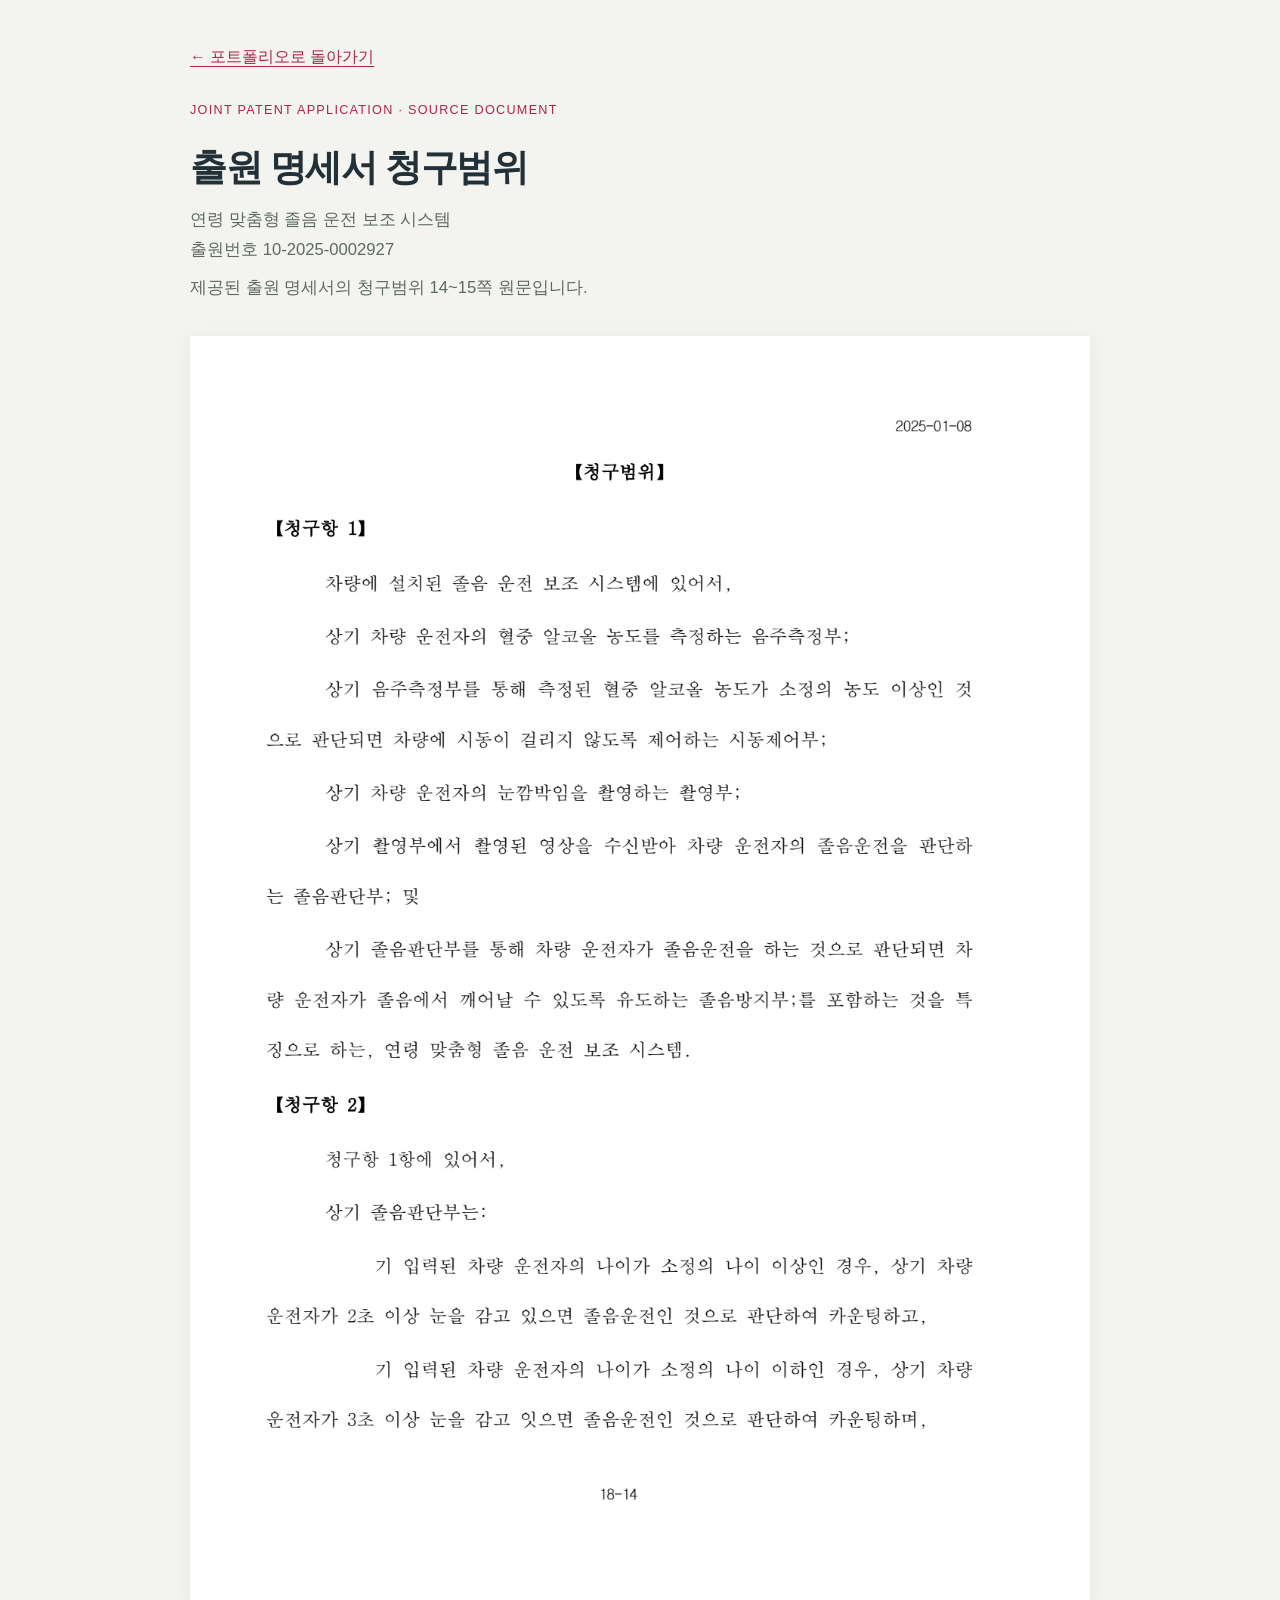
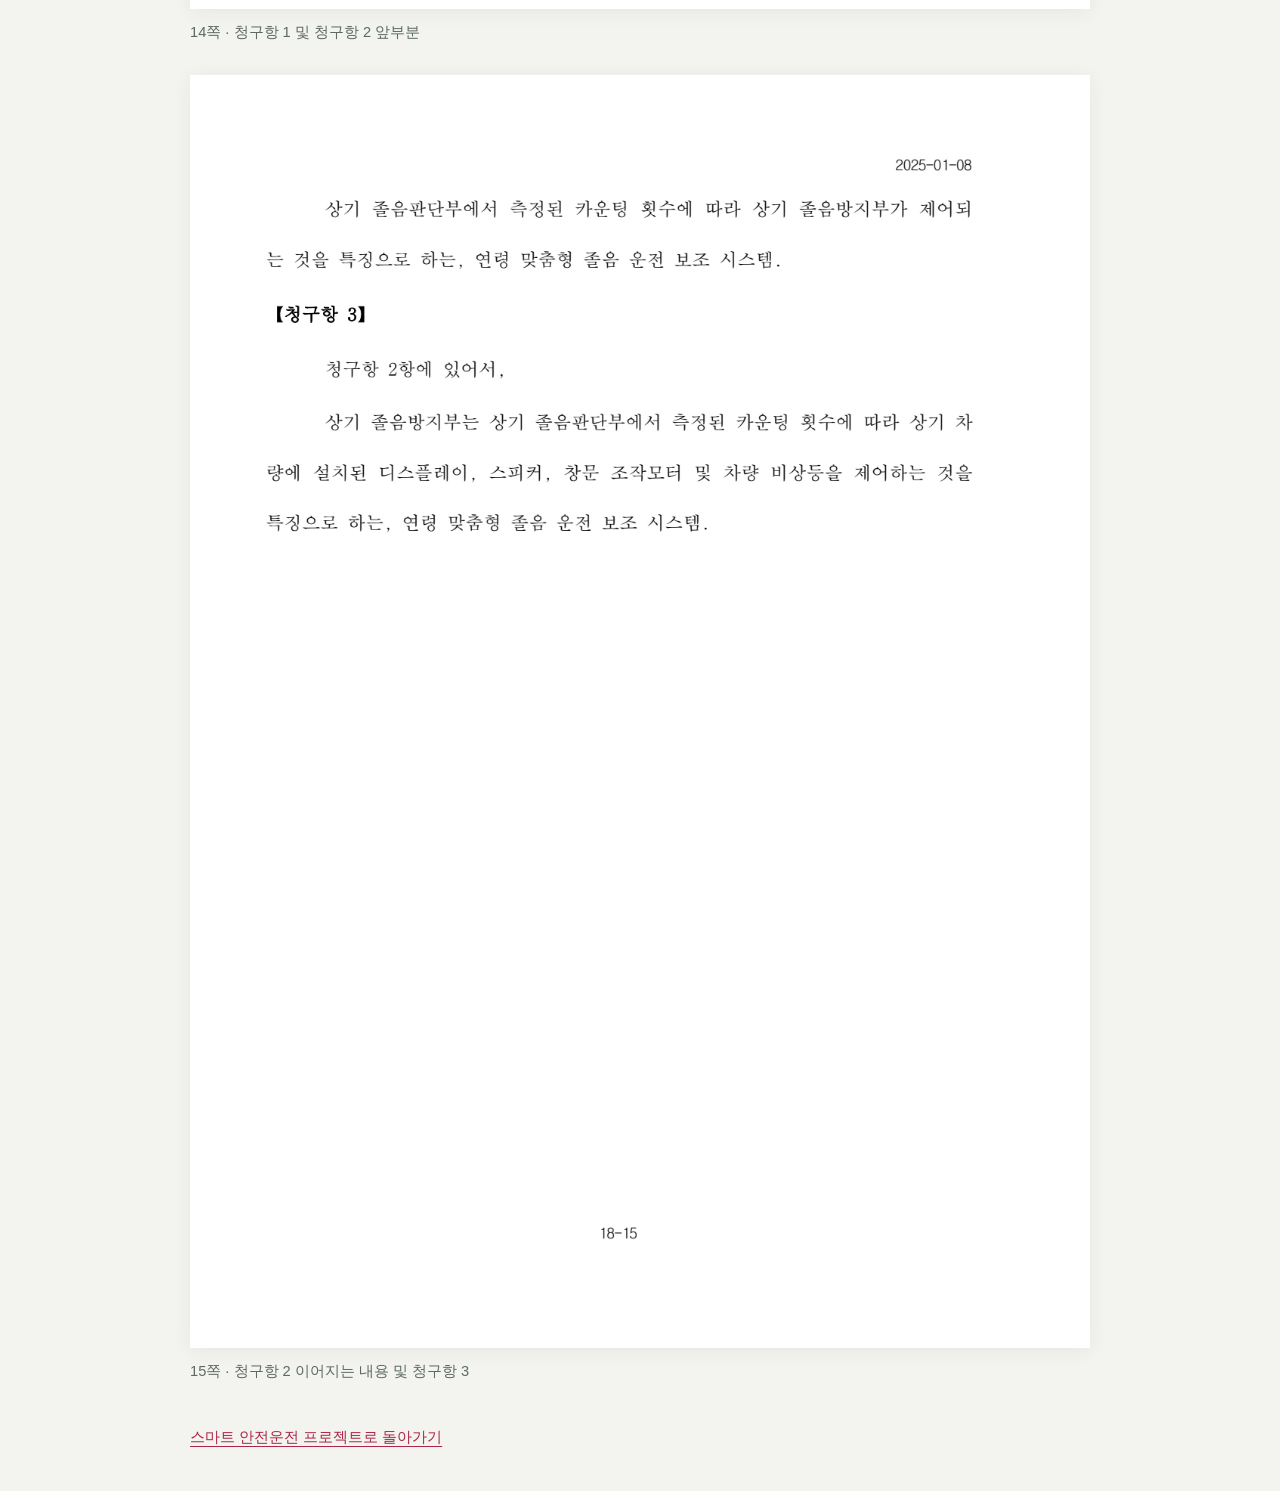
<file: patent-claims.html>
<!doctype html>
<html lang="ko">
<head>
<meta charset="utf-8">
<meta name="viewport" content="width=device-width, initial-scale=1">
<title>출원 명세서 청구범위 | 곽혜인 포트폴리오</title>
<meta name="description" content="연령 맞춤형 졸음 운전 보조 시스템의 출원 명세서 청구범위 원문 14~15쪽입니다.">
<style>
*{box-sizing:border-box}body{font-size:calc(16px + 2pt);margin:0;background:#f3f4ef;color:#223138;font-family:"Malgun Gothic",Arial,sans-serif;line-height:1.8;word-break:keep-all}.wrap{width:min(900px,calc(100% - 40px));margin:auto}header{padding:35px 0 25px}a{color:#ad2547;text-underline-offset:4px}header>a{font-size:calc(13px + 2pt);display:inline-block;padding:8px 0}h1{font-size:calc(clamp(24px,4vw,34px) + 2pt);line-height:1.4;margin:20px 0 12px;letter-spacing:-.04em}p{margin:8px 0;font-size:calc(14px + 2pt);color:#5d6a64}.label{font-size:calc(10px + 2pt);letter-spacing:.1em;color:#ad2547;margin-top:20px}figure{margin:0 0 30px}img{display:block;width:100%;height:auto;background:white;box-shadow:0 3px 18px #22313810}figcaption{font-size:calc(12px + 2pt);color:#5d6a64;padding-top:10px}footer{padding:10px 0 40px;font-size:calc(12px + 2pt)}a:focus-visible{outline:3px solid #ad2547;outline-offset:4px}@media print{body{background:white}header>a,footer{display:none}.wrap{width:100%}figure{break-inside:avoid}img{box-shadow:none}}
</style>
</head>
<body>
<header class="wrap"><a href="index.html#smart-safety">← 포트폴리오로 돌아가기</a><p class="label">JOINT PATENT APPLICATION · SOURCE DOCUMENT</p><h1>출원 명세서 청구범위</h1><p>연령 맞춤형 졸음 운전 보조 시스템<br>출원번호 10-2025-0002927</p><p>제공된 출원 명세서의 청구범위 14~15쪽 원문입니다.</p></header>
<main class="wrap"><figure><img src="assets/patent-claims-14.webp" alt="출원 명세서 14쪽: 청구항 1의 시스템 구성과 청구항 2의 연령에 따른 졸음 판단 기준" width="1191" height="1684"><figcaption>14쪽 · 청구항 1 및 청구항 2 앞부분</figcaption></figure><figure><img src="assets/patent-claims-15.webp" alt="출원 명세서 15쪽: 청구항 2의 이어지는 내용과 청구항 3의 경고 출력 제어 구성" width="1191" height="1684" loading="lazy"><figcaption>15쪽 · 청구항 2 이어지는 내용 및 청구항 3</figcaption></figure></main>
<footer class="wrap"><a href="index.html#smart-safety">스마트 안전운전 프로젝트로 돌아가기</a></footer>
</body></html>
</file>
<file: assets/styles.css>
:root{--pink:#e91f4d;--accent:#ff3159;--ink:#202126;--muted:#656872;--pale:#fff0f4;--line:#e7e7eb;--max:1180px}*{box-sizing:border-box}html{scroll-behavior:smooth;scroll-padding-top:90px}body{margin:0;background:#fff;color:var(--ink);font-family:"Pretendard","Noto Sans KR","Malgun Gothic",Arial,sans-serif;font-size:calc(16px + 2pt);line-height:1.8;word-break:keep-all}a{color:inherit;text-decoration:none}button{font:inherit;color:inherit;cursor:pointer}button:focus-visible,a:focus-visible,summary:focus-visible{outline:3px solid var(--pink);outline-offset:5px}img{max-width:100%;display:block}h1,h2,h3,h4,p,figure{margin:0}h1,h2,h3,h4{line-height:1.4;letter-spacing:-.055em}p{margin-bottom:16px}h2{font-size:calc(40px + 2pt);font-weight:800}h3{font-size:calc(23px + 2pt)}h4{font-size:calc(25px + 2pt)}.wrap{width:min(var(--max),calc(100% - 96px));margin:auto}.pink{color:var(--pink)}.muted{color:var(--muted)}.skip{position:fixed;left:12px;top:-80px;z-index:99;background:white;padding:10px}.skip:focus{top:12px}.site-header{height:76px;display:flex;align-items:center;justify-content:space-between;padding:0 max(48px,calc((100vw - var(--max))/2));position:sticky;top:0;background:rgba(255,255,255,.96);border-bottom:1px solid var(--line);z-index:20;gap:20px}.wordmark{font-size:calc(17px + 2pt);font-weight:850;letter-spacing:.02em;white-space:nowrap}.wordmark span{font-size:calc(10px + 2pt);letter-spacing:.12em;color:#737580}.wordmark i{display:inline-block;width:7px;height:7px;background:var(--accent);border-radius:50%;margin-left:8px}.site-header nav{display:flex;gap:32px;font-size:calc(13px + 2pt);font-weight:600}.site-header nav a:hover,.site-header nav a.active{color:var(--pink)}.hero{background:#fafafb;overflow:hidden}.hero-inner{max-width:var(--max);margin:auto;min-height:650px;position:relative;display:grid;grid-template-columns:1.3fr 1fr;align-items:center}.hero-copy{position:relative;z-index:2;padding:65px 0}.eyebrow,.section-label,.tiny,.small-label{font-size:calc(11px + 2pt);font-weight:750;letter-spacing:.1em;color:var(--pink);margin-bottom:22px}.hero h1{font-size:calc(clamp(36px,3.7vw,54px) + 2pt);line-height:1.4;letter-spacing:-.065em;font-weight:850}.hero h1>span:first-child{color:var(--pink)}.hero-description{font-size:calc(16px + 2pt);color:var(--muted);margin:24px 0 28px}.button{display:inline-flex;align-items:center;justify-content:space-between;gap:40px;padding:13px 23px;font-size:calc(14px + 2pt);font-weight:700;border-radius:5px}.primary{background:var(--pink);color:white}.primary:hover{background:#cb123c}.hero-meta{display:flex;gap:24px;margin-top:42px;font-size:calc(11px + 2pt);color:var(--muted)}.hero-meta b{display:block;color:var(--ink);font-size:calc(13px + 2pt);margin-top:2px}.hero-art{position:relative;height:100%;display:flex;align-items:center;justify-content:center}.pink-circle{position:absolute;width:760px;height:760px;border-radius:50%;background:#fce4eb;left:0;top:-35px}.mascot{position:relative;width:335px;height:auto;transform:rotate(6deg);filter:drop-shadow(0 12px 18px #e0274615)}.art-note{position:absolute;bottom:35px;right:0;font-size:calc(10px + 2pt);letter-spacing:.2em;color:#8b5362;line-height:1.8}.hero-bottom{position:relative;display:flex;justify-content:space-between;max-width:var(--max);margin:auto;border-top:1px solid #e5dce0;padding:19px 0;font-size:calc(10px + 2pt);color:#747078;letter-spacing:.13em}.section{padding:105px 0}.intro-grid{display:grid;grid-template-columns:1fr 1fr;gap:80px}.lead{font-size:calc(20px + 2pt);font-weight:600;line-height:1.8}.profile-line{display:flex;flex-wrap:wrap;gap:12px;font-size:calc(12px + 2pt);padding-top:15px}.profile-line span{border-bottom:1px solid #ffb1c0;padding-bottom:4px}.competencies{display:grid;grid-template-columns:repeat(3,1fr);margin-top:55px;border-top:1px solid var(--line);border-bottom:1px solid var(--line)}.competencies>a{padding:30px 25px 25px;border-right:1px solid var(--line)}.competencies>a:first-child{padding-left:0}.competencies>a:last-child{border:0}.tiny{font-size:calc(10px + 2pt);display:block;margin-bottom:16px}.competencies h3{font-size:calc(21px + 2pt);margin-bottom:12px}.competencies p{font-size:calc(14px + 2pt);color:var(--muted)}.competencies b{font-size:calc(12px + 2pt);display:flex;justify-content:space-between}.competencies b span{color:var(--pink)}.competencies a:hover{background:#fff8fa}.projects{padding-top:90px;background:#fcfcfd}.section-heading{display:flex;justify-content:space-between;align-items:end;margin-bottom:65px;gap:30px}.section-heading>p{color:var(--muted);font-size:calc(14px + 2pt)}.project{padding-bottom:90px;margin-bottom:90px;border-bottom:1px solid #dedee5;scroll-margin-top:105px}.project:last-child{margin-bottom:0}.project-top{display:flex;justify-content:space-between;align-items:center}.project-top .eyebrow{margin-bottom:10px}.project h2{font-size:calc(48px + 2pt);letter-spacing:-.04em}.project-subtitle{display:block;font-size:calc(15px + 2pt);font-weight:500;color:var(--muted);margin-top:6px;letter-spacing:-.02em}.project-number{font-size:calc(100px + 2pt);font-weight:800;letter-spacing:-.07em;color:#f5dce3;line-height:1}.project-thesis{margin-top:34px;font-size:calc(25px + 2pt)}.project-meta{display:flex;gap:45px;border-top:1px solid var(--line);border-bottom:1px solid var(--line);padding:18px 0;margin:22px 0 38px}.project-meta span{display:block;font-size:calc(9px + 2pt);letter-spacing:.1em;color:var(--muted);margin-bottom:4px}.project-meta b{font-size:calc(12px + 2pt);font-weight:600}.case-grid{display:grid;grid-template-columns:1fr 1fr;gap:52px;align-items:center}.case-grid h4{margin-bottom:18px}.case-grid p{font-size:calc(15px + 2pt);color:var(--muted)}.case-grid .small-label{color:var(--pink);font-size:calc(10px + 2pt);margin-bottom:12px}.flow{display:flex;align-items:center;gap:12px;margin-top:25px}.flow span{background:var(--pale);border:1px solid #f8d4df;padding:10px 13px;font-size:calc(12px + 2pt);font-weight:650}.flow i{color:var(--pink);font-style:normal}.image-button{display:block;border:0;background:#fff;padding:0;width:100%;position:relative;overflow:hidden;border-radius:8px}.image-button img{width:100%;height:auto}.zoom{position:absolute;right:12px;bottom:12px;background:#fff;padding:4px 10px;border-radius:3px;font-size:calc(10px + 2pt);box-shadow:0 2px 10px #0001}.image-button:hover .zoom{background:var(--pink);color:white}figcaption{font-size:calc(10px + 2pt);color:var(--muted);margin-top:10px}.architecture{margin-top:38px;background:#fff;border:1px solid var(--line);padding:30px}.arch-heading h4{font-size:calc(21px + 2pt);margin-bottom:12px}.arch-heading p{font-size:calc(14px + 2pt);color:var(--muted)}.arch-heading .small-label{font-size:calc(10px + 2pt);color:var(--pink);margin-bottom:10px}.arch-flow{display:flex;align-items:center;gap:12px;margin:25px 0}.arch-flow div{flex:1;background:#fff5f7;border-top:2px solid var(--accent);padding:16px 10px}.arch-flow small{display:block;font-size:calc(10px + 2pt);color:var(--muted)}.arch-flow b{font-size:calc(12px + 2pt)}.arch-flow>span{color:var(--pink)}.note{font-size:calc(11px + 2pt)!important;color:#777b85!important;margin:12px 0 0}.outcome-grid{display:grid;grid-template-columns:repeat(3,1fr);gap:22px;margin:30px 0}.outcome-grid>div{border-top:2px solid var(--accent);padding:18px 0}.outcome-grid strong{font-size:calc(22px + 2pt);letter-spacing:-.04em}.outcome-grid p{font-size:calc(13px + 2pt);color:var(--muted);margin-top:10px}.outcome-grid .tiny{margin-bottom:8px}.case-detail{border:1px solid #ecdce1;background:white;margin-top:30px}.case-detail summary{padding:18px 24px;cursor:pointer;list-style:none;font-size:calc(14px + 2pt);font-weight:650;display:flex;justify-content:space-between;gap:15px}.case-detail summary::-webkit-details-marker{display:none}.case-detail summary span{color:var(--pink)}.case-detail[open] summary{border-bottom:1px solid var(--line)}.case-detail[open] summary span{transform:rotate(45deg)}.detail-body{padding:28px;display:grid;grid-template-columns:1.3fr 1fr;gap:40px}.detail-body.single{display:block}.start{list-style:none;margin:0;padding:0}.start li{display:grid;grid-template-columns:85px 1fr;gap:18px;margin-bottom:17px}.start b{font-size:calc(12px + 2pt);color:var(--pink)}.start p{font-size:calc(13px + 2pt);margin:0;color:var(--muted)}.business-note{background:var(--pale);padding:25px;align-self:start}.tag{font-size:calc(10px + 2pt);color:var(--pink)}.business-note h4{font-size:calc(19px + 2pt);margin:15px 0}.business-note p{font-size:calc(13px + 2pt)}.business-note .scenario-number{font-size:calc(18px + 2pt)}.scenario-number b{color:var(--pink)}.comparison{margin-top:28px}.comparison>div{display:grid;grid-template-columns:105px 1fr;border-top:1px solid var(--line);padding:12px 0;gap:10px}.comparison span{font-size:calc(12px + 2pt);font-weight:700;color:var(--pink)}.comparison p{font-size:calc(12px + 2pt);margin:0}.yogeun-intro{display:flex;align-items:start;gap:35px}.yogeun-intro p{flex:1;font-size:calc(15px + 2pt);color:var(--muted)}.pill{font-size:calc(11px + 2pt);background:var(--pale);color:var(--pink);padding:7px 12px;border-radius:30px;white-space:nowrap}.phone-gallery{display:grid;grid-template-columns:repeat(4,1fr);gap:30px;padding:32px;background:#fff;margin-top:22px}.phone-gallery .image-button{background:#fff;border-radius:14px;box-shadow:0 8px 20px #59273212}.phone-gallery img{height:365px;object-fit:contain}.phone-gallery figcaption{text-align:center;color:#785661}.scope-grid{display:grid;grid-template-columns:1fr 1fr;gap:45px;margin-top:35px}.scope-grid>div{border-top:1px solid var(--line);padding-top:20px}.scope-grid h4{font-size:calc(20px + 2pt);margin:12px 0}.scope-grid p{font-size:calc(14px + 2pt);color:var(--muted)}.experience-grid{display:grid;grid-template-columns:1fr 1fr;gap:25px;margin-top:40px}.experience-card{padding:30px;border:1px solid var(--line);border-top:3px solid var(--accent)}.experience-card h3{font-size:calc(28px + 2pt);margin-bottom:10px}.experience-card>b{font-size:calc(14px + 2pt)}.experience-card p{font-size:calc(14px + 2pt);color:var(--muted);margin:16px 0}.experience-foot{font-size:calc(11px + 2pt);color:var(--muted)}.text-button{border:0;background:transparent;padding:0;font-size:calc(12px + 2pt);text-decoration:underline;text-underline-offset:5px}.text-button:hover{color:var(--pink)}.credentials{display:grid;grid-template-columns:1fr 1fr;gap:60px;margin-top:55px}.credentials>div>p:not(.small-label){padding:15px 0;border-bottom:1px solid var(--line);margin:0}.credentials b{font-size:calc(14px + 2pt);display:block}.credentials span{font-size:calc(12px + 2pt);color:var(--muted)}.contact{background:#fff0f4;overflow:hidden}.contact-inner{display:grid;grid-template-columns:250px 1fr;gap:65px;align-items:center;padding-top:65px;padding-bottom:55px}.contact-inner>img{width:220px;height:auto;align-self:end}.contact h2{font-size:calc(34px + 2pt);margin-bottom:22px}.contact p:not(.eyebrow){font-size:calc(13px + 2pt);color:var(--muted)}.contact-mail{font-size:calc(18px + 2pt);font-weight:650;display:block;margin-bottom:12px}.contact .text-button{color:var(--pink)}#copy-status{margin-left:15px;font-size:calc(12px + 2pt)}.footer{display:flex;justify-content:space-between;align-items:center;padding-top:25px;padding-bottom:25px;font-size:calc(10px + 2pt);color:var(--muted)}.footer>div{display:flex;align-items:center;gap:22px}.footer .text-button{font-size:calc(10px + 2pt)}dialog{border:0;border-radius:10px;padding:40px 25px 20px;max-width:min(1100px,95vw);max-height:92vh;box-shadow:0 20px 90px #0003}dialog::backdrop{background:#17131ccc}dialog img{max-height:72vh;width:auto;max-width:100%;margin:auto;object-fit:contain}dialog p{font-size:calc(12px + 2pt);margin:15px 0 0;text-align:center}.lightbox-close{position:absolute;top:8px;right:15px;border:0;background:white;font-size:calc(12px + 2pt);padding:5px}body.modal-open{overflow:hidden}
@media(min-width:1500px){.hero h1{font-size:calc(56px + 2pt)}}@media(max-width:1275px){.hero-inner,.hero-bottom{width:calc(100% - 96px)}.hero h1{font-size:calc(43px + 2pt)}.hero-inner{min-height:600px}.mascot{width:290px}.hero-meta{gap:20px}.phone-gallery img{height:300px}}
@media(max-width:900px){.wrap{width:calc(100% - 48px)}.site-header{padding:0 24px}.hero-inner,.hero-bottom{width:calc(100% - 48px)}.hero-inner{min-height:520px;grid-template-columns:1.4fr 1fr}.hero h1{font-size:calc(35px + 2pt)}.hero-description{font-size:calc(14px + 2pt)}.mascot{width:230px}.pink-circle{width:570px;height:570px;top:0}.intro-grid{gap:30px}.intro-grid h2,h2{font-size:calc(32px + 2pt)}.lead{font-size:calc(17px + 2pt)}.competencies h3{font-size:calc(18px + 2pt)}.competencies p{font-size:calc(12px + 2pt)}.competencies>a{padding:25px 15px}.case-grid{gap:25px}.project-thesis{font-size:calc(23px + 2pt)}.phone-gallery{gap:15px;padding:22px}.phone-gallery img{height:250px}.contact-inner{gap:35px;grid-template-columns:190px 1fr}.contact h2{font-size:calc(28px + 2pt)}.arch-flow{flex-wrap:wrap}.arch-flow div{min-width:100px}.detail-body{gap:25px}.project-meta{gap:25px}}
@media(max-width:640px){body{font-size:calc(15px + 2pt)}.site-header{height:66px;padding:0 20px;gap:10px}.wordmark{font-size:calc(14px + 2pt)}.wordmark span{display:none}.site-header nav{gap:16px;font-size:calc(11px + 2pt)}.wrap{width:calc(100% - 40px)}.hero-inner{width:calc(100% - 40px);display:flex;flex-direction:column;min-height:auto;align-items:stretch}.hero-copy{padding:45px 0 15px}.hero h1{font-size:calc(35px + 2pt);line-height:1.45}.eyebrow{font-size:calc(9px + 2pt);margin-bottom:19px}.hero-description{font-size:calc(13px + 2pt);margin:18px 0 20px}.hero-meta{margin-top:25px;font-size:calc(10px + 2pt)}.hero-meta b{font-size:calc(11px + 2pt)}.hero-art{height:310px;justify-content:flex-end;padding-right:25px}.mascot{width:210px;max-height:290px;object-fit:contain}.pink-circle{height:450px;width:450px;left:90px;top:0}.art-note{left:0;right:auto;bottom:35px;font-size:calc(8px + 2pt)}.hero-bottom{width:calc(100% - 40px);font-size:calc(8px + 2pt);padding:15px 0}.button{font-size:calc(12px + 2pt);padding:11px 18px}.section{padding:65px 0}.intro-grid{grid-template-columns:1fr;gap:25px}h2,.intro-grid h2{font-size:calc(30px + 2pt)}.lead{font-size:calc(16px + 2pt)}.muted{font-size:calc(14px + 2pt)}.competencies{grid-template-columns:1fr;margin-top:35px}.competencies>a,.competencies>a:first-child{padding:23px 0;border-right:0;border-bottom:1px solid var(--line)}.competencies p br{display:none}.competencies p{font-size:calc(13px + 2pt)}.competencies .tiny{margin-bottom:10px}.projects{padding-top:60px}.section-heading{display:block;margin-bottom:45px}.section-heading>p{margin-top:22px;font-size:calc(13px + 2pt)}.project{padding-bottom:55px;margin-bottom:55px}.project h2{font-size:calc(37px + 2pt)}.project-number{font-size:calc(70px + 2pt)}.project-subtitle{font-size:calc(12px + 2pt)}.project-thesis{font-size:calc(20px + 2pt);margin-top:25px}.project-meta{display:block;margin:20px 0 25px}.project-meta>div+div{margin-top:15px}.project-meta b{font-size:calc(11px + 2pt)}.case-grid{grid-template-columns:1fr;gap:25px}.case-grid h4{font-size:calc(23px + 2pt)}.case-grid p{font-size:calc(14px + 2pt)}.flow{gap:8px}.flow span{padding:8px;font-size:calc(11px + 2pt)}.architecture{padding:20px}.arch-heading h4{font-size:calc(19px + 2pt)}.arch-flow{display:grid;grid-template-columns:1fr 1fr;gap:14px}.arch-flow>span{display:none}.arch-flow div{padding:12px}.arch-flow b{font-size:calc(11px + 2pt)}.outcome-grid{grid-template-columns:1fr;gap:0}.outcome-grid>div{padding:17px 0;border-top:1px solid #f3bac8}.outcome-grid strong{font-size:calc(21px + 2pt)}.outcome-grid p{margin-bottom:0}.case-detail summary{font-size:calc(12px + 2pt);padding:17px}.detail-body{grid-template-columns:1fr;padding:20px;gap:20px}.start li{grid-template-columns:65px 1fr;gap:10px}.start p{font-size:calc(12px + 2pt)}.yogeun-intro{display:block}.pill{display:inline-block}.phone-gallery{grid-template-columns:1fr 1fr;padding:20px;gap:22px 18px}.phone-gallery img{height:260px}.phone-gallery figcaption{font-size:calc(9px + 2pt)}.scope-grid,.experience-grid,.credentials{grid-template-columns:1fr;gap:23px}.experience-card{padding:25px}.credentials{margin-top:38px}.contact-inner{display:flex;flex-direction:column-reverse;gap:20px;align-items:start;padding:50px 0 0}.contact h2{font-size:calc(28px + 2pt)}.contact-inner>img{width:145px;align-self:flex-end;margin-top:-15px}.contact-mail{font-size:calc(16px + 2pt)}.footer{align-items:start;gap:20px;font-size:calc(9px + 2pt)}.footer>div{flex-direction:column;gap:10px;align-items:end}.footer .text-button{font-size:calc(9px + 2pt)}.section-label{font-size:calc(10px + 2pt)}.phone-gallery .image-button{border-radius:7px}}
@media(max-width:370px){.hero h1{font-size:calc(31px + 2pt)}.site-header nav{gap:10px}.phone-gallery img{height:210px}}
@media(prefers-reduced-motion:reduce){html{scroll-behavior:auto}*{animation:none!important;transition:none!important}}
@media print{.site-header,.hero-bottom,.button,.zoom,.text-button,.footer,dialog{display:none!important}html{scroll-behavior:auto}body{font-size:calc(11px + 2pt);color:#111}.wrap,.hero-inner{width:100%}.section,.project{padding:25px 0;margin-bottom:20px}.hero-inner{min-height:360px;display:grid;grid-template-columns:1.4fr 1fr}.hero-copy{padding:25px 0}.hero h1{font-size:calc(32px + 2pt)}.hero-art{height:350px}.mascot{width:200px}.pink-circle{width:400px;height:400px}.hero-meta{margin-top:20px}.project{break-before:page}.project-thesis{font-size:calc(22px + 2pt)}.phone-gallery img{height:220px}.case-detail{break-inside:avoid}.detail-body{padding:15px}.contact{break-inside:avoid}.contact-inner{padding:20px 0;display:grid;grid-template-columns:150px 1fr}.contact-inner>img{width:130px}h2{font-size:calc(28px + 2pt)}.section-heading{margin-bottom:20px}a{color:inherit}figure,.outcome-grid,.experience-card{break-inside:avoid}}
</file>
<file: assets/ax-dx.css>
/* AX / DX editorial layer. Keep the original project artifacts and brand red. */
:root{--pink:#bc2547;--accent:#e83d59;--ink:#202a30;--muted:#626d72;--pale:#fff1ed;--line:#e3e5e2;--max:1180px}
body{background:#fffefa;line-height:1.85}h1,h2,h3,h4{text-wrap:balance}p{overflow-wrap:anywhere}button,a{-webkit-tap-highlight-color:transparent}button{touch-action:manipulation}.site-header{height:82px;background:#fffefaf5}.wordmark{letter-spacing:.04em}.wordmark span{font-size:calc(9px + 2pt)}.site-header nav{gap:32px;font-size:calc(13px + 2pt)}.site-header nav a{min-height:44px;display:flex;align-items:center}.menu-toggle{display:none}
.hero{background:#f4f3ed}.hero-inner{grid-template-columns:1.15fr 1fr;gap:70px;min-height:650px}.hero h1{font-size:calc(clamp(38px,4.4vw,60px) + 2pt);font-weight:850;line-height:1.32;letter-spacing:-.065em}.hero h1>span:first-child{color:var(--pink)}.hero-copy{padding:75px 0 60px}.hero .eyebrow{font-size:calc(10px + 2pt);letter-spacing:.13em;display:flex;align-items:center;gap:9px}.status-dot{display:inline-block;width:7px;height:7px;border-radius:50%;background:var(--accent)}.hero-description{max-width:470px;margin:26px 0 30px;font-size:calc(15px + 2pt);line-height:1.9}.hero-actions{display:flex;flex-wrap:wrap;gap:10px}.button{min-height:48px;border-radius:3px;padding:12px 20px;gap:30px}.secondary{border:1px solid #cbd0cb;background:transparent;color:var(--ink)}.secondary:hover{border-color:var(--pink);color:var(--pink)}.hero-meta{margin-top:36px;gap:28px;font-size:calc(9px + 2pt);letter-spacing:.08em}.hero-meta b{font-size:calc(12px + 2pt);letter-spacing:0}.hero-bottom{border-color:#daddd5;letter-spacing:.1em}.hero-bottom span{letter-spacing:0}
.hero-system{position:relative;background:#223138;color:#fff;border-radius:4px;padding:29px 32px;box-shadow:15px 15px 0 #dedfd5;margin:25px 15px 25px 0}.system-top{display:flex;justify-content:space-between;align-items:center;border-bottom:1px solid #526065;padding-bottom:22px;font-size:calc(9px + 2pt);letter-spacing:.15em;color:#c5d0cc}.system-cross{font-size:calc(30px + 2pt);line-height:1;color:#fb8d92}.system-step{display:grid;grid-template-columns:28px 1fr 16px;gap:17px;align-items:start;padding:26px 0;border-bottom:1px solid #526065}.system-step>span{font-size:calc(11px + 2pt);color:#f59198;padding-top:7px}.system-step small{display:block;font-size:calc(8px + 2pt);letter-spacing:.14em;color:#b7c5c1}.system-step h2{font-size:calc(25px + 2pt);font-weight:700;margin:7px 0;color:#fff}.system-step p{font-size:calc(11px + 2pt);color:#c9d2ce;margin:0}.system-step>b{align-self:center;color:#f59198;font-size:calc(19px + 2pt);font-weight:400}.system-bottom{display:flex;justify-content:space-between;align-items:center;padding-top:22px;font-size:calc(8px + 2pt);letter-spacing:.1em;color:#b7c5c1}.system-bottom i{width:6px;height:6px;border-radius:50%;background:#f59198}
.proof-strip{display:grid;grid-template-columns:repeat(3,1fr);border-bottom:1px solid var(--line);padding-top:28px;padding-bottom:28px}.proof-strip>a{display:flex;flex-direction:column;gap:5px;padding:0 26px;border-left:1px solid var(--line)}.proof-strip>a:first-child{padding-left:0;border-left:0}.proof-strip small{font-size:calc(9px + 2pt);color:var(--pink);letter-spacing:.1em}.proof-strip strong{font-size:calc(22px + 2pt);letter-spacing:-.04em}.proof-strip span{font-size:calc(11px + 2pt);color:var(--muted)}.proof-strip a:hover strong{color:var(--pink)}
.section{padding:100px 0}.intro-grid{grid-template-columns:1fr 1.1fr;gap:75px}.intro-grid h2{font-size:calc(37px + 2pt)}.lead{font-size:calc(19px + 2pt)}.competencies{margin-top:45px}.competencies>a{padding:28px 25px}.competencies h3{font-size:calc(20px + 2pt)}.competencies p{font-size:calc(13px + 2pt)}.projects{background:#f5f5f0;padding-top:85px}.section-heading{margin-bottom:35px}.section-heading h2{font-size:calc(36px + 2pt)}.section-heading>p{font-size:calc(12px + 2pt);line-height:1.9}.project-index{display:grid;grid-template-columns:repeat(3,1fr);gap:18px;margin-bottom:40px}.project-index>a{background:#fffefa;border:1px solid #e0e2db;border-top:3px solid var(--pink);padding:25px;transition:background .15s}.project-index>a:hover{background:#fff0eb}.project-index span{font-size:calc(9px + 2pt);letter-spacing:.1em;color:var(--pink)}.project-index h3{font-size:calc(26px + 2pt);margin:13px 0 10px}.project-index p{font-size:calc(12px + 2pt);color:var(--muted);margin-bottom:20px}.project-index b{font-size:calc(11px + 2pt)}.project-toolbar{display:flex;align-items:center;justify-content:space-between;gap:15px;margin-bottom:55px;padding-bottom:20px;border-bottom:1px solid #d4d9d2}.filters{display:flex;gap:8px;flex-wrap:wrap}.filters button{border:1px solid #cbd1ca;background:transparent;border-radius:30px;min-height:42px;padding:8px 17px;font-size:calc(11px + 2pt)}.filters button[aria-pressed=true]{background:#223138;border-color:#223138;color:#fff}.filters button:hover{border-color:var(--pink)}.filters button span{opacity:.7;margin-left:8px}#filter-status{margin:0;font-size:calc(10px + 2pt);color:var(--muted);white-space:nowrap}
.project{scroll-margin-top:110px;margin-bottom:65px;padding-bottom:65px}.project h2{font-size:calc(43px + 2pt)}.project-number{font-size:calc(85px + 2pt);color:#d7dbd2}.project-subtitle{font-size:calc(13px + 2pt)}.project-top .eyebrow{font-size:calc(9px + 2pt)}.case-brief{display:grid;grid-template-columns:.8fr 1.2fr 1.2fr;border:1px solid #dadfd6;background:#fffefa;margin-top:27px}.case-brief>div{padding:17px 20px;border-right:1px solid #dadfd6}.case-brief>div:last-child{border-right:0}.case-brief span{display:block;font-size:calc(10px + 2pt);color:var(--muted);margin-bottom:5px}.case-brief b{display:block;font-size:calc(12px + 2pt);font-weight:650}.project-thesis{font-size:calc(23px + 2pt);margin-top:28px}.project-meta{margin-top:18px}.case-grid{gap:45px;align-items:start}.case-grid h4{font-size:calc(24px + 2pt)}.case-grid p{font-size:calc(14px + 2pt)}.case-grid figure{align-self:center}.architecture{background:#fffefa}.arch-flow div{background:#f6f6f1;border-color:var(--pink)}.note{line-height:1.85}.flow{flex-wrap:wrap}.flow span{padding:9px 11px}.image-button{border:1px solid #e1e4dc;border-radius:4px}.image-button:focus-visible{outline-offset:4px}.phone-gallery{background:#fff;gap:24px;padding:30px}.phone-gallery img{height:350px}.phone-gallery .image-button{box-shadow:none;border:0}.phone-gallery figcaption{color:#53605b}.outcome-grid strong{font-size:calc(21px + 2pt)}.case-detail{border-color:#d8ddd4;background:#fffefa}.business-note{background:#f9eae5}.validation-note{margin:24px 0 0!important;padding:15px 20px;border-left:3px solid #7b8a78;background:#ecefe7;color:#4c5a50;font-size:calc(12px + 2pt)}.validation-note strong{margin-right:12px}.validation-note>span{display:block;color:#667368;font-size:calc(10px + 2pt);margin-top:4px}.scope-grid h4{font-size:calc(21px + 2pt)}.experience-card{background:#fffefa;border-top-color:var(--pink)}.credentials .text-button{display:inline-block;min-height:40px;padding-top:8px}.contact{background:#f4e8e0}.contact-inner>img{width:180px}.contact-inner{grid-template-columns:210px 1fr;gap:55px}.contact h2{font-size:calc(33px + 2pt)}.footer a,.footer button{min-height:36px;display:inline-flex;align-items:center}dialog{background:#fffefa}dialog p{max-width:850px}.lightbox-close{min-height:32px}.image-button img{background:white}[hidden]{display:none!important}
@media(max-width:1275px){.hero-inner{gap:45px}.hero h1{font-size:calc(48px + 2pt)}.hero-system{padding:25px}.hero-meta{gap:20px}.system-step{gap:10px}.system-step h2{font-size:calc(23px + 2pt)}.hero .eyebrow{font-size:calc(9px + 2pt)}.phone-gallery img{height:290px}}
@media(max-width:950px){.hero-inner{gap:28px;grid-template-columns:1fr 1fr;min-height:590px}.hero h1{font-size:calc(41px + 2pt)}.hero-copy{padding:50px 0}.hero-description{font-size:calc(13px + 2pt)}.hero-meta{flex-direction:column;gap:10px;margin-top:25px}.hero-system{padding:23px 20px;box-shadow:9px 9px 0 #dedfd5;margin-right:9px}.system-step{padding:24px 0;grid-template-columns:20px 1fr 12px}.system-step h2{font-size:calc(22px + 2pt)}.system-step p{font-size:calc(10px + 2pt)}.system-top{font-size:calc(8px + 2pt)}.proof-strip strong{font-size:calc(18px + 2pt)}.proof-strip>a{padding:0 18px}.intro-grid{gap:35px}.intro-grid h2{font-size:calc(30px + 2pt)}.lead{font-size:calc(17px + 2pt)}.competencies h3{font-size:calc(18px + 2pt)}.competencies>a{padding:23px 16px}.project-index>a{padding:20px}.project-index h3{font-size:calc(23px + 2pt)}.section-heading h2{font-size:calc(30px + 2pt)}.case-brief{grid-template-columns:1fr 1fr}.case-brief>div:last-child{grid-column:1/-1;border-top:1px solid #dadfd6}.case-brief>div:nth-child(2){border-right:0}.phone-gallery img{height:240px}.contact h2{font-size:calc(29px + 2pt)}.contact-inner{gap:30px}}
@media(max-width:700px){.site-header{height:68px;padding:0 22px}.wordmark{font-size:calc(16px + 2pt)}.wordmark span{display:inline;font-size:calc(8px + 2pt)}.menu-toggle{display:flex;align-items:center;gap:14px;background:transparent;border:1px solid #d4d9d2;padding:7px 13px;min-height:42px;font-size:calc(11px + 2pt);border-radius:3px}.menu-toggle span{color:var(--pink);font-size:calc(18px + 2pt)}.site-header nav{display:none;position:absolute;left:0;right:0;top:68px;background:#fffefa;border-bottom:1px solid var(--line);padding:16px 22px;box-shadow:0 12px 15px #2231380d;flex-direction:column;gap:3px}.site-header nav.is-open{display:flex}.site-header nav a{font-size:calc(14px + 2pt);min-height:46px}.hero-inner{display:grid;grid-template-columns:1fr;gap:10px;width:calc(100% - 44px)}.hero h1{font-size:calc(44px + 2pt);line-height:1.3}.hero-copy{padding:48px 0 10px}.hero .eyebrow{font-size:calc(8px + 2pt);letter-spacing:.1em;margin-bottom:22px}.hero-description{font-size:calc(14px + 2pt);max-width:420px;margin:22px 0}.hero-meta{flex-direction:row;flex-wrap:wrap;gap:20px;margin-top:25px}.hero-meta b{font-size:calc(11px + 2pt)}.hero-system{margin:15px 9px 37px 0;padding:22px 24px}.system-step{padding:18px 0;grid-template-columns:24px 1fr 18px;gap:14px}.system-step h2{font-size:calc(23px + 2pt)}.system-step p{font-size:calc(11px + 2pt)}.system-step small{font-size:calc(8px + 2pt)}.system-top{padding-bottom:14px}.system-bottom{padding-top:18px}.hero-bottom{width:calc(100% - 44px);font-size:calc(8px + 2pt)}.proof-strip{padding-top:20px;padding-bottom:20px;grid-template-columns:1fr}.proof-strip>a,.proof-strip>a:first-child{padding:15px 0;border-left:0;border-bottom:1px solid var(--line);gap:3px}.proof-strip>a:last-child{border-bottom:0}.proof-strip strong{font-size:calc(21px + 2pt)}.proof-strip span{font-size:calc(12px + 2pt)}.section{padding:65px 0}.intro-grid{grid-template-columns:1fr;gap:24px}.intro-grid h2{font-size:calc(32px + 2pt)}.competencies{grid-template-columns:1fr}.competencies>a,.competencies>a:first-child{padding:24px 0}.competencies h3{font-size:calc(21px + 2pt)}.competencies p{font-size:calc(14px + 2pt)}.projects{padding-top:60px}.section-heading{display:block;margin-bottom:28px}.section-heading h2{font-size:calc(30px + 2pt)}.section-heading>p{margin-top:20px;font-size:calc(12px + 2pt)}.project-index{grid-template-columns:1fr;gap:10px;margin-bottom:25px}.project-index>a{padding:18px 20px;position:relative}.project-index h3{font-size:calc(25px + 2pt);margin:6px 0}.project-index p{margin:0;font-size:calc(12px + 2pt)}.project-index b{position:absolute;right:20px;top:23px;font-size:calc(10px + 2pt)}.project-toolbar{align-items:start;flex-direction:column;gap:12px;margin-bottom:38px}.filters{gap:7px}.filters button{font-size:calc(10px + 2pt);padding:8px 13px;min-height:42px}.project{margin-bottom:50px;padding-bottom:50px;scroll-margin-top:90px}.project h2{font-size:calc(34px + 2pt)}.project-subtitle{font-size:calc(12px + 2pt)}.project-number{font-size:calc(58px + 2pt)}.project-top{gap:12px}.project-top .eyebrow{font-size:calc(8px + 2pt)}.case-brief{grid-template-columns:1fr;margin-top:22px}.case-brief>div{border-right:0;border-bottom:1px solid #dadfd6;padding:12px 16px}.case-brief>div:last-child{grid-column:auto;border:0}.case-brief b{font-size:calc(12px + 2pt)}.case-brief span{font-size:calc(9px + 2pt)}.project-thesis{font-size:calc(21px + 2pt);line-height:1.6}.project-meta{margin:17px 0 25px}.case-grid{grid-template-columns:1fr;gap:25px}.case-grid h4{font-size:calc(24px + 2pt)}.phone-gallery{grid-template-columns:1fr 1fr;gap:20px 13px;padding:20px 13px}.phone-gallery img{height:auto;max-height:320px;width:100%;object-fit:contain}.phone-gallery figcaption{font-size:calc(9px + 2pt)}.validation-note{font-size:calc(11px + 2pt);padding:13px 15px}.validation-note strong{display:block;margin-bottom:5px}.contact-inner{padding:50px 0 0;gap:20px}.contact h2{font-size:calc(29px + 2pt)}.contact-inner>img{width:135px}.footer>div{gap:4px}.footer{gap:15px}.arch-flow{grid-template-columns:1fr 1fr}.arch-flow>span{display:none}.scope-grid,.experience-grid,.credentials{grid-template-columns:1fr}.detail-body{grid-template-columns:1fr}.outcome-grid{grid-template-columns:1fr}.outcome-grid>div{border-top:1px solid #dbb7ba}}
@media(min-width:641px) and (max-width:700px){.contact-inner{display:flex;flex-direction:column-reverse;align-items:start}.contact-inner>img{align-self:flex-end}.project-meta{display:block}.project-meta>div+div{margin-top:14px}.arch-flow{display:grid}.section-heading>p{margin-bottom:0}}
@media(max-width:370px){.hero h1{font-size:calc(38px + 2pt)}.wordmark span{display:none}.hero-meta{gap:12px}.system-step{gap:9px}.system-step h2{font-size:calc(21px + 2pt)}.system-step p{font-size:calc(10px + 2pt)}.button{font-size:calc(11px + 2pt);gap:18px}.project-index h3{font-size:calc(23px + 2pt)}.filters button{padding:8px 11px}}
@media(prefers-reduced-motion:reduce){html{scroll-behavior:auto}*{transition:none!important}}
@media print{.menu-toggle,.proof-strip,.project-index,.project-toolbar,.hero-actions,.hero-bottom{display:none!important}.hero-system{box-shadow:none;color:#111;background:#f0f0ed;border:1px solid #aaa;padding:15px;margin:0}.hero-system h2{color:#111}.hero-system p,.hero-system small,.system-top,.system-bottom{color:#333}.hero-inner{width:100%;grid-template-columns:1.1fr 1fr;gap:25px;min-height:0}.hero h1{font-size:calc(30px + 2pt)}.hero-copy{padding:20px 0}.hero-meta{flex-direction:row}.system-step{padding:13px 0}.system-step h2{font-size:calc(18px + 2pt)}.case-brief{grid-template-columns:1fr 1fr 1fr;break-inside:avoid}.case-brief>div:last-child{grid-column:auto;border-top:0}.case-brief b{font-size:calc(10px + 2pt)}.project-top{break-after:avoid}.project-thesis{break-after:avoid}.validation-note{break-inside:avoid}.project{break-before:page}.projects,.hero{background:white}.section-heading h2{font-size:calc(28px + 2pt)}.phone-gallery{grid-template-columns:repeat(4,1fr);gap:15px}.phone-gallery img{height:210px}.contact-inner{display:grid;grid-template-columns:130px 1fr;padding:20px 0}.contact-inner>img{width:120px}.case-detail{break-inside:auto}}

/* Intro without the process panel. */
.hero-simple .hero-inner{grid-template-columns:minmax(0,1fr);min-height:auto;gap:0}
.hero-simple .hero-copy{width:100%;max-width:950px;padding:80px 0 65px}
.hero-simple .hero-description{max-width:650px}
@media(max-width:700px){.hero-simple .hero-copy{padding:48px 0 40px}}
@media print{.hero-simple .hero-copy{padding:25px 0}}
</file>
<file: assets/visual-stories.css>
/* Image-led stories: split introductions, alternating on desktop, image first on mobile. */
.project-index .index-media img{object-fit:contain!important;object-position:center!important}.project-index .index-media{background:#e9ece6}#drivex .key-image img{object-fit:contain;background:#f5f6f8;padding:12px}.system-evidence{display:grid;grid-template-columns:.7fr 1fr;gap:17px;align-items:center}.system-evidence figure{min-width:0}.system-evidence .image-button{padding:9px;background:#fff}.system-evidence img{width:100%;height:auto;max-height:330px;object-fit:contain}.system-evidence .zoom{font-size:calc(8px + 2pt);padding:3px 7px;bottom:6px;right:6px}.system-evidence figcaption{font-size:calc(9px + 2pt);line-height:1.8}.experience-media figcaption a{text-decoration:underline;text-underline-offset:3px}.outcome-grid .source-link{font-size:calc(11px + 2pt)}.system-evidence .image-button:hover .zoom{background:var(--pink)}
@media(max-width:700px){.system-evidence{grid-template-columns:1fr;gap:24px}.system-evidence img{max-height:390px}.system-evidence figcaption{font-size:calc(10px + 2pt)}.system-evidence .zoom{font-size:calc(10px + 2pt)}.project-index .index-media{aspect-ratio:16/9}}
.system-label{font-size:calc(8px + 2pt);letter-spacing:.12em;color:#90a79f;border:1px solid #526065;padding:3px 8px}
.project-index{gap:22px}.project-index>a{padding:0;overflow:hidden;border-top:0;border-radius:3px}.index-media{aspect-ratio:1.65;overflow:hidden;background:#e9ece6;border-bottom:1px solid #e0e2db}.index-media img{width:100%;height:100%;object-fit:cover;transition:transform .25s}.project-index>a:hover img{transform:scale(1.025)}.index-copy{padding:23px 25px 25px}.index-copy h3{margin:9px 0}.index-copy p{margin-bottom:17px}.project-index a[href="#drivex"] img{object-position:60% 60%}.project-index a[href="#yogeun"] img{object-fit:contain;background:#f5f6f8}
.project-intro{display:grid;grid-template-columns:1.16fr 1fr;gap:48px;align-items:center;margin-bottom:24px}.project-intro>*{min-width:0}.project:nth-of-type(even) .project-intro{grid-template-columns:1fr 1.16fr}.project:nth-of-type(even) .key-figure{order:2}.key-figure{margin:0}.key-image{height:405px;display:flex;align-items:center;justify-content:center;border:0;border-radius:3px;background:#e3e9e4;isolation:isolate}.key-image img{width:100%;height:100%;object-fit:cover;display:block}.key-figure figcaption{font-size:calc(10px + 2pt);line-height:1.7;color:#64716b;margin-top:10px}.key-image .zoom{font-size:calc(10px + 2pt);right:15px;bottom:15px;background:#fffefaf2;padding:6px 12px}.project-intro-copy .project-top{align-items:start;gap:18px}.project-intro-copy .project-top>div{min-width:0}.project-intro-copy .project-number{font-size:calc(43px + 2pt);line-height:1;padding-top:4px;flex-shrink:0}.project-intro-copy h2{font-size:calc(38px + 2pt);line-height:1.25}.project-intro-copy .eyebrow{font-size:calc(9px + 2pt);letter-spacing:.08em;margin-bottom:13px}.project-intro-copy .project-subtitle{font-size:calc(12px + 2pt);line-height:1.8;margin-top:12px}.project-intro-copy .project-thesis{font-size:calc(23px + 2pt);line-height:1.55;margin:22px 0 15px}.key-description{font-size:calc(13px + 2pt);line-height:1.9;color:var(--muted);margin:0}.project-intro-copy .project-meta{display:block;margin:24px 0 0;padding:14px 0}.project-intro-copy .project-meta>div+div{margin-top:12px}.project-intro-copy .project-meta b{font-size:calc(11px + 2pt)}.project-intro-copy .project-meta span{font-size:calc(8px + 2pt)}.project .case-brief{margin:24px 0 35px}.project .case-grid{margin-top:30px}
#drivex .key-image{background:#0e1b27}#drivex .key-image img{object-position:center}#yogeun .key-image{background:#f6f7f9}#yogeun .key-image img{object-fit:contain;padding:12px}#smart-safety .key-image{background:#263039}#smart-safety .key-image img{object-fit:contain}#bonappetit .key-image img{object-position:55% center}#dcurb .key-image img{object-fit:contain;background:#eaf0ed;padding:16px}
.press-story{display:grid;grid-template-columns:1.1fr 1fr;align-items:center;gap:35px;background:#fffefa;border:1px solid #e1ded8;margin:28px 0 32px;padding:24px}.press-story figure{min-width:0}.press-story figure>a{display:block;background:#f5edf0;aspect-ratio:1.6;overflow:hidden}.press-photo{width:100%;height:100%;object-fit:contain}.press-story figcaption{font-size:calc(9px + 2pt);margin-top:8px}.press-story h4{font-size:calc(25px + 2pt);margin-bottom:13px}.press-story p{font-size:calc(13px + 2pt);color:var(--muted)}.press-story .small-label{font-size:calc(9px + 2pt);color:var(--pink);margin-bottom:13px}.press-stats{display:flex;gap:22px;align-items:center;margin:17px 0 9px}.press-stats span{font-size:calc(10px + 2pt);color:var(--muted)}.press-stats b{display:block;color:var(--ink);font-size:calc(31px + 2pt);line-height:1.3}.press-stats i{font-style:normal;font-size:calc(23px + 2pt);color:#a1aaa2}.press-story .press-note{font-size:calc(9px + 2pt);margin-bottom:14px}.source-link{display:inline-flex;align-items:center;gap:24px;font-size:calc(12px + 2pt);font-weight:650;border-bottom:1px solid #d1a4ad;padding-bottom:4px;color:var(--pink);min-height:36px}.press-photo-fallback{padding:30px;font-size:calc(14px + 2pt);line-height:1.9;color:#654b58}
.evidence-gallery{display:grid;grid-template-columns:1fr 1fr;gap:20px;margin-top:28px}.evidence-gallery .image-button{aspect-ratio:1.7;background:#e7ece9;padding:10px}.evidence-gallery img{width:100%;height:100%;object-fit:contain}.evidence-gallery figcaption{font-size:calc(10px + 2pt)}.experience-grid{grid-template-columns:repeat(3,minmax(0,1fr));gap:22px;align-items:stretch}.experience-card{padding:0;overflow:hidden;display:flex;flex-direction:column;border-top:0;border-radius:3px;min-width:0}.experience-media{margin:0;background:#eceee7}.experience-media img{width:100%;height:225px;object-fit:cover}.experience-media figcaption{margin:0;padding:9px 15px;background:#f0f1ea;color:#617067;font-size:calc(9px + 2pt);line-height:1.7;min-height:46px}.certificate-media img{object-fit:contain;background:white;padding:18px}.experience-copy{padding:25px;flex:1}.experience-card h3{font-size:calc(25px + 2pt)}.experience-card .tiny{font-size:calc(8px + 2pt);margin-bottom:15px}.experience-card p{font-size:calc(13px + 2pt);line-height:1.9}.experience-card b{font-size:calc(13px + 2pt)}.experience-foot{font-size:calc(10px + 2pt);display:block;line-height:1.8}.embedded-experience .experience-media img{object-fit:contain;background:#fff2ee}.embedded-experience .text-button{font-size:calc(11px + 2pt);margin-top:14px;min-height:36px}.experience-copy .pink{font-size:calc(16px + 2pt)}
@media(max-width:1100px){.project-intro,.project:nth-of-type(even) .project-intro{gap:30px;grid-template-columns:1fr 1fr}.key-image{height:380px}.project-intro-copy h2{font-size:calc(32px + 2pt)}.project-intro-copy .project-thesis{font-size:calc(20px + 2pt)}.project-intro-copy .project-number{font-size:calc(34px + 2pt)}.experience-copy{padding:20px}.experience-card h3{font-size:calc(22px + 2pt)}.experience-media img{height:190px}.experience-card .tiny{line-height:1.9}.press-story{gap:25px;padding:22px}}
@media(max-width:850px){.project-intro,.project:nth-of-type(even) .project-intro{gap:26px}.key-image{height:350px}.project-intro-copy h2{font-size:calc(30px + 2pt)}.project-intro-copy .project-thesis{font-size:calc(19px + 2pt);margin-top:17px}.project-intro-copy .project-number{font-size:calc(29px + 2pt)}.project-intro-copy .eyebrow{font-size:calc(8px + 2pt)}.project-intro-copy .project-meta{margin-top:17px}.key-description{font-size:calc(12px + 2pt)}.experience-grid{grid-template-columns:1fr 1fr}.embedded-experience{grid-column:1/-1;display:grid;grid-template-columns:1fr 1fr}.embedded-experience .experience-media{display:flex;flex-direction:column}.embedded-experience .experience-media img{flex:1;min-height:225px;height:100%;object-fit:contain}.embedded-experience .experience-copy{align-self:center}.press-story{grid-template-columns:1fr 1fr}.press-story h4{font-size:calc(21px + 2pt)}.press-story p{font-size:calc(12px + 2pt)}.index-copy{padding:18px}.index-copy h3{font-size:calc(22px + 2pt)}.index-copy p{font-size:calc(11px + 2pt)}}
@media(max-width:700px){.project-index{grid-template-columns:1fr;gap:18px}.project-index>a{padding:0;position:static}.index-media{aspect-ratio:1.9}.index-copy{position:relative;padding:20px}.index-copy b{position:static!important;display:inline-block;font-size:calc(11px + 2pt)!important;margin-top:12px}.index-copy h3{font-size:calc(27px + 2pt)}.index-copy p{font-size:calc(12px + 2pt)}.project-intro,.project:nth-of-type(even) .project-intro{grid-template-columns:1fr;gap:23px}.project:nth-of-type(even) .key-figure{order:0}.key-image{height:auto;aspect-ratio:1.36}.key-figure figcaption{font-size:calc(9px + 2pt);margin-top:8px}.project-intro-copy h2{font-size:calc(34px + 2pt)}.project-intro-copy .project-number{font-size:calc(43px + 2pt)}.project-intro-copy .project-thesis{font-size:calc(21px + 2pt);margin-top:20px}.project-intro-copy .project-meta{margin-top:20px}.project-intro-copy .project-subtitle{font-size:calc(12px + 2pt)}.key-description{font-size:calc(13px + 2pt)}.project .case-brief{margin-top:25px;margin-bottom:28px}.project .case-grid{margin-top:25px}.press-story{grid-template-columns:1fr;padding:17px;gap:24px}.press-story h4{font-size:calc(25px + 2pt)}.press-story p{font-size:calc(13px + 2pt)}.press-stats b{font-size:calc(31px + 2pt)}.press-story .small-label{font-size:calc(9px + 2pt)}.press-story figcaption{font-size:calc(9px + 2pt)}.press-story .press-note{font-size:calc(10px + 2pt)}.evidence-gallery{grid-template-columns:1fr;gap:20px}.experience-grid{grid-template-columns:1fr;gap:25px}.embedded-experience{display:flex;grid-column:auto}.experience-media img{height:auto;aspect-ratio:1.7}.experience-copy{padding:25px}.experience-card h3{font-size:calc(26px + 2pt)}.experience-card p{font-size:calc(14px + 2pt)}.experience-card .tiny{font-size:calc(9px + 2pt)}.embedded-experience .experience-media img{height:auto;min-height:0;aspect-ratio:1.7}.experience-foot{font-size:calc(11px + 2pt)}.experience-media figcaption{min-height:0;font-size:calc(9px + 2pt)}}
@media(max-width:370px){.project-intro-copy h2{font-size:calc(30px + 2pt)}.project-intro-copy .project-number{font-size:calc(32px + 2pt)}.project-intro-copy .project-thesis{font-size:calc(20px + 2pt)}.index-copy{padding:18px}.index-copy h3{font-size:calc(25px + 2pt)}}
@media print{.project-intro,.project:nth-of-type(even) .project-intro{grid-template-columns:1fr 1fr;gap:24px;break-inside:avoid}.project:nth-of-type(even) .key-figure{order:0}.key-image{height:260px;aspect-ratio:auto}.project-intro-copy h2{font-size:calc(27px + 2pt)}.project-intro-copy .project-thesis{font-size:calc(17px + 2pt);margin-top:14px}.project-intro-copy .project-meta{margin-top:14px}.project-intro-copy .project-number{font-size:calc(30px + 2pt)}.key-description{font-size:calc(10px + 2pt)}.press-story{break-inside:avoid;padding:15px;grid-template-columns:1fr 1fr}.press-story h4{font-size:calc(19px + 2pt)}.press-story p{font-size:calc(10px + 2pt)}.press-stats b{font-size:calc(23px + 2pt)}.evidence-gallery{grid-template-columns:1fr 1fr;break-inside:avoid}.experience-grid{grid-template-columns:1fr 1fr}.experience-card{break-inside:avoid}.experience-media img{height:160px}.experience-copy{padding:17px}.experience-card p{font-size:calc(11px + 2pt)}.embedded-experience{grid-column:auto;display:flex}}

/* Keep all four phone-screen panels white in the page and slide reader. */
.phone-gallery,.phone-gallery figure,.phone-gallery .image-button,.phone-gallery img{background:#fff}

/* Unify the article block and phone-screen image block surfaces. */
.press-story,.press-story figure,.press-story figure>a,.phone-gallery,.phone-gallery figure,.phone-gallery .image-button,.phone-gallery img{background:#fff}

.press-links{display:flex;flex-wrap:wrap;gap:8px 22px;align-items:flex-start}.press-links .source-link{max-width:100%}
</file>
<file: assets/bookshelf.css>
.project-bookshelf{margin-bottom:35px;scroll-margin-top:100px}.shelf-heading{display:flex;justify-content:space-between;align-items:end;gap:20px;margin:12px 0 5px}.shelf-heading h3{font-size:calc(22px + 2pt)}.shelf-heading p{font-size:calc(12px + 2pt);color:var(--muted);margin:0}.bookcase{display:grid;grid-template-columns:repeat(5,minmax(0,1fr));padding:15px 10px 0;background:#ebece4;border:1px solid #e0e2d8;border-radius:5px;margin-top:20px;gap:0 9px}.book-slot{padding:15px 8px 23px;border-bottom:9px solid #b8a78d;box-shadow:0 8px 8px -8px #42332870;min-width:0;display:flex;justify-content:center;position:relative}.project-book{position:relative;display:flex;flex-direction:column;align-items:stretch;justify-content:space-between;width:100%;max-width:195px;min-height:260px;text-align:left;padding:24px 17px 20px 26px;border:0;border-radius:2px 6px 6px 2px;color:#fff;background:var(--book-color,#223138);box-shadow:5px 5px 0 #d2d0c4,8px 9px 14px #28342c20;transform:perspective(900px) rotateY(-6deg);transform-origin:left center;transition:transform .25s,box-shadow .25s;cursor:pointer;isolation:isolate}.project-book::before{content:"";position:absolute;inset:0 auto 0 0;width:13px;background:linear-gradient(90deg,#0004,#fff2 45%,#0002);border-right:1px solid #ffffff28}.project-book::after{content:"";position:absolute;inset:9px 8px;border:1px solid #ffffff28;pointer-events:none}.project-book:hover,.project-book:focus-visible{transform:perspective(900px) rotateY(-2deg) translateY(-9px);box-shadow:5px 7px 0 #d2d0c4,8px 17px 20px #28342c30}.book-top{display:flex;justify-content:space-between;font-size:calc(8px + 2pt);letter-spacing:.12em;color:#ffffffb5;gap:8px;position:relative;z-index:1}.book-title{font-size:calc(25px + 2pt);letter-spacing:-.05em;line-height:1.3;display:block;margin:23px 0 13px;overflow-wrap:anywhere;text-wrap:balance}.book-subtitle{font-size:calc(10px + 2pt);line-height:1.8;color:#ffffffcc;display:block;min-height:38px}.book-bottom{border-top:1px solid #ffffff40;padding-top:12px;margin-top:18px;display:flex;align-items:center;justify-content:space-between;gap:8px;font-size:calc(9px + 2pt);position:relative;z-index:1}.book-read-state{color:#ffffffa6;font-size:calc(8px + 2pt)}.project-book.has-read .book-read-state{color:#fff}.book-instructions{font-size:calc(10px + 2pt);color:var(--muted);margin-top:16px}.shelf-return{position:fixed;right:25px;bottom:24px;z-index:18;display:flex;align-items:center;gap:9px;padding:12px 17px;min-height:46px;border:1px solid #6e7c75;border-radius:40px;background:#223138;color:white;font-size:calc(12px + 2pt);font-weight:650;box-shadow:0 5px 20px #22313820}.shelf-return svg{width:18px;height:18px}.shelf-return:hover{background:#bc2547}.reader-launch{border:1px solid #8c9990;border-radius:3px;background:#fffefa;padding:9px 14px;min-height:42px;font-size:calc(11px + 2pt);white-space:nowrap}.project-toolbar{flex-wrap:wrap}.reader-launch:hover{color:var(--pink);border-color:var(--pink)}
#project-reader{width:min(1220px,96vw);max-width:96vw;height:92dvh;max-height:92dvh;padding:0;overflow:hidden;border-radius:9px;background:#fffefa;box-shadow:0 25px 100px #0f202655}#project-reader::backdrop{background:#152028dc;backdrop-filter:blur(5px)}.reader-shell{height:100%;display:flex;flex-direction:column;min-height:0}.reader-header{display:flex;justify-content:space-between;align-items:center;gap:18px;padding:17px 26px;border-bottom:1px solid var(--line);background:#f5f4ed;flex-shrink:0}.reader-header>div{min-width:0}.reader-header .reader-kicker{font-size:calc(8px + 2pt);letter-spacing:.14em;color:var(--pink);margin:0 0 4px;text-align:left}.reader-header h2{font-size:calc(21px + 2pt);line-height:1.4}.reader-close{border:1px solid #cbd1c7;border-radius:3px;min-height:42px;background:#fffefa;padding:8px 14px;font-size:calc(11px + 2pt);white-space:nowrap}.reader-body{flex:1;min-height:0;overflow-y:auto;overscroll-behavior:contain;scrollbar-gutter:stable;padding:35px 40px 20px}.reader-body>.project{width:100%;max-width:100%;padding:0;margin:0;border:0;scroll-margin:0}.reader-body .project-intro{grid-template-columns:1.1fr 1fr;gap:35px}.reader-body .key-figure{order:0}.reader-body .key-image img{object-fit:contain;background:#f1f3ed}.reader-body p{text-align:inherit;margin-top:0}.reader-body .project-thesis{margin-top:20px}.reader-body .project-intro-copy .project-meta{margin-top:20px}.reader-body .project-number{font-size:calc(38px + 2pt)}.reader-body .key-image{height:350px}.reader-body .system-evidence{grid-template-columns:.7fr 1fr}.reader-footer{padding:13px 26px;background:#f5f4ed;border-top:1px solid var(--line);display:grid;grid-template-columns:1fr auto 1fr;align-items:center;gap:15px;flex-shrink:0}.reader-nav{border:1px solid #c4cdc3;background:#fffefa;padding:9px 15px;font-size:calc(12px + 2pt);min-height:44px;border-radius:3px;justify-self:start}.reader-nav:last-child{justify-self:end}.reader-nav:disabled{opacity:.35;cursor:default}.reader-nav:not(:disabled):hover{color:var(--pink);border-color:var(--pink)}.reader-progress{display:flex;gap:7px;align-items:center}.reader-progress button{width:27px;height:27px;min-height:27px;padding:0;border:1px solid #c4cdc3;background:transparent;border-radius:50%;font-size:calc(10px + 2pt)}.reader-progress button[aria-current="step"]{background:#223138;color:#fff;border-color:#223138}.reader-header .reader-status{margin:2px 0 0;color:var(--muted);font-size:calc(10px + 2pt);text-align:left}.reader-caption{font-size:calc(10px + 2pt);color:var(--muted);text-align:center;margin:0 0 12px}.reader-body :focus-visible{outline:2px solid var(--pink);outline-offset:3px}body.reader-open{overflow:hidden}.footer{padding-bottom:85px}
@media(max-width:1000px){.bookcase{grid-template-columns:repeat(3,minmax(0,1fr));row-gap:20px}.project-book{min-height:245px;max-width:230px}.reader-body{padding:28px}.reader-body .project-intro{gap:24px}.reader-body .key-image{height:300px}}
@media(max-width:700px){.shelf-heading{display:block}.shelf-heading h3{font-size:calc(22px + 2pt)}.shelf-heading p{margin-top:10px;font-size:calc(11px + 2pt)}.bookcase{grid-template-columns:repeat(2,minmax(0,1fr));padding:10px 5px 0;gap:16px 7px}.book-slot{padding:12px 5px 20px;border-bottom-width:7px}.project-book{min-height:235px;padding:21px 12px 16px 22px}.book-title{font-size:calc(23px + 2pt)}.book-top{font-size:calc(7px + 2pt);letter-spacing:.06em}.book-subtitle{font-size:calc(10px + 2pt)}.book-bottom{font-size:calc(9px + 2pt)}.book-instructions{font-size:calc(10px + 2pt)}.shelf-return{right:16px;bottom:16px;padding:10px 14px;min-height:44px;font-size:calc(11px + 2pt)}.reader-launch{font-size:calc(11px + 2pt)}#project-reader{width:100vw;max-width:100vw;height:100dvh;max-height:100dvh;border-radius:0;margin:0}.reader-header{padding:13px 17px;gap:10px}.reader-header h2{font-size:calc(18px + 2pt)}.reader-close{font-size:calc(10px + 2pt);padding:7px 10px}.reader-body{padding:24px 20px 15px}.reader-body .project-intro{grid-template-columns:1fr;gap:22px}.reader-body .key-image{height:auto;aspect-ratio:1.36}.reader-body .project-number{font-size:calc(35px + 2pt)}.reader-body .system-evidence{grid-template-columns:1fr}.reader-footer{padding:12px 14px;gap:7px}.reader-nav{padding:8px 10px;font-size:calc(11px + 2pt)}.reader-progress{gap:5px}.reader-progress button{width:23px;height:23px;min-height:23px;font-size:calc(9px + 2pt)}.reader-caption{font-size:calc(9px + 2pt)}.reader-header .reader-status{font-size:calc(9px + 2pt)}.footer{padding-bottom:85px}}
@media(max-width:370px){.project-book{min-height:225px;padding-left:20px;padding-right:10px}.book-title{font-size:calc(20px + 2pt)}.book-subtitle{font-size:calc(9px + 2pt)}.book-top{font-size:calc(6px + 2pt)}.reader-progress{gap:4px}.reader-progress button{width:21px;height:21px;min-height:21px}.reader-header h2{font-size:calc(16px + 2pt)}}
@media(prefers-reduced-motion:reduce){.project-book,.project-book:hover,.project-book:focus-visible{transform:none;transition:none}#project-reader::backdrop{backdrop-filter:none}}
@media print{.project-bookshelf,.shelf-return,.reader-launch,#project-reader{display:none!important}.footer{padding-bottom:20px}}
.book-art{display:flex;align-items:center;justify-content:center;aspect-ratio:16/9;background:#ffffff18;border:1px solid #ffffff30;margin:18px 0 0;overflow:hidden}.book-art img{display:block;width:100%;height:100%;object-fit:contain;background:transparent}.project-book .book-title{font-size:calc(23px + 2pt);margin:15px 0 10px}.project-book{min-height:325px}.project-book .book-subtitle{font-size:calc(9px + 2pt)}
@media(max-width:700px){.project-book{min-height:290px}.project-book .book-title{font-size:calc(21px + 2pt)}.book-art{margin-top:15px}}
@media(max-width:370px){.project-book{min-height:275px}.project-book .book-title{font-size:calc(19px + 2pt)}.project-book .book-subtitle{font-size:calc(8px + 2pt)}}

/* Larger reading controls and clearer book labels. */
.project-book:focus-visible,.reader-progress button:focus-visible,.reader-nav:focus-visible,.reader-close:focus-visible{outline:3px solid var(--pink);outline-offset:4px}
.book-top{font-size:calc(10px + 2pt);letter-spacing:.04em}.project-book .book-subtitle,.book-read-state{font-size:calc(11px + 2pt)}.book-instructions{font-size:calc(12px + 2pt);line-height:1.8}
.reader-progress{gap:4px}.reader-progress button{width:44px;height:44px;min-height:44px;font-size:calc(12px + 2pt)}
@media(max-width:700px){.reader-footer{grid-template-columns:1fr 1fr;gap:10px}.reader-progress{grid-column:1/-1;grid-row:1;justify-content:center}.reader-nav{grid-row:2}.reader-nav:last-child{grid-column:2}.book-top{font-size:calc(9px + 2pt)}.project-book .book-subtitle,.book-read-state{font-size:calc(11px + 2pt)}.book-instructions{font-size:calc(12px + 2pt)}.reader-header .reader-status{font-size:calc(11px + 2pt)}.book-bottom{gap:4px}}

/* Six books are the only project entry points on the landing page. */
.bookcase{grid-template-columns:repeat(3,minmax(0,1fr));gap:20px 16px;padding:16px 18px 0}.project-book{max-width:290px;min-height:345px}.project-book .book-title{font-size:calc(26px + 2pt)}.book-count{font-size:calc(13px + 2pt);color:var(--pink);vertical-align:middle;margin-left:8px}.book-instructions{display:inline-block;margin-right:24px}.project-bookshelf>.reader-launch{margin-top:16px}.project-bookshelf{margin-bottom:0}.projects{padding-bottom:65px}.field-book-art{display:flex;flex-direction:column;gap:8px;padding:10px;align-items:flex-start;justify-content:center}.field-book-art>span{font-size:calc(13px + 2pt);font-weight:600;border-bottom:1px solid #ffffff35;width:100%;padding-bottom:4px}
.keyword-heading{display:flex;justify-content:space-between;align-items:end;gap:24px}.keyword-heading p{font-size:calc(14px + 2pt);color:var(--muted);margin:0}.keyword-section .competencies{margin-top:32px}.credentials-section .credentials{grid-template-columns:1.15fr 1fr 1fr;gap:35px}.credentials-section h2{font-size:calc(34px + 2pt)}.credentials-section .credentials p{line-height:1.8}.credentials-section .source-link{font-size:calc(12px + 2pt);line-height:1.7}
.experience-chapters{display:flex;flex-wrap:wrap;gap:10px;margin:25px 0 32px}.experience-chapters a{border:1px solid var(--line);border-radius:30px;min-height:44px;display:inline-flex;align-items:center;padding:9px 16px;font-size:calc(13px + 2pt)}.experience-chapters a:hover{border-color:var(--pink);color:var(--pink)}.field-experience .experience-grid{grid-template-columns:1fr;gap:30px}.field-experience .experience-card,.field-experience .embedded-experience{display:grid;grid-template-columns:1fr 1.15fr;padding:0;grid-column:auto;overflow:hidden}.field-experience .experience-media img{height:auto;min-height:210px;max-height:330px;object-fit:contain;background:#fff;aspect-ratio:1.6}.field-experience .experience-media{align-self:start;display:block}.field-experience .experience-copy{padding:24px}.field-experience .experience-copy p{font-size:calc(14px + 2pt);line-height:1.9}.field-experience .experience-foot{display:block;line-height:1.8}.experience-points{margin-top:20px;border-top:1px solid var(--line)}.experience-points>div{padding-top:14px}.experience-points span{font-size:calc(11px + 2pt);color:var(--pink);font-weight:650}.experience-points p{margin:4px 0 0}.field-experience .experience-card{scroll-margin-top:20px}.field-experience .key-description{max-width:720px}#print-projects{display:none}
@media(max-width:1000px){.project-book{min-height:325px}.project-book .book-title{font-size:calc(23px + 2pt)}.credentials-section .credentials{gap:25px}.credentials-section h2{font-size:calc(30px + 2pt)}}
@media(max-width:700px){.bookcase{grid-template-columns:repeat(2,minmax(0,1fr));gap:18px 8px;padding:10px 5px 0}.project-book{min-height:300px}.project-book .book-title{font-size:calc(21px + 2pt)}.field-book-art{gap:5px;padding:7px}.field-book-art>span{font-size:calc(10px + 2pt);padding-bottom:3px}.keyword-heading{display:block}.keyword-heading p{margin-top:18px;font-size:calc(13px + 2pt)}.credentials-section .credentials{grid-template-columns:1fr;gap:30px}.field-experience .experience-card,.field-experience .embedded-experience{grid-template-columns:1fr}.field-experience .experience-copy{padding:20px}.field-experience .experience-media img{min-height:0;max-height:none}.field-experience .experience-copy h3{font-size:calc(25px + 2pt)}.reader-progress{gap:4px}.reader-progress button{width:44px;height:44px;min-height:44px}.projects{padding-bottom:45px}}
@media(max-width:370px){.project-book .book-title{font-size:calc(19px + 2pt)}.field-book-art>span{font-size:calc(9px + 2pt)}}
@media print{#print-projects{display:block}.projects{padding-bottom:0}.keyword-heading{display:block}.credentials-section .credentials{grid-template-columns:1fr 1fr 1fr}.field-experience .experience-card{break-inside:avoid}.field-experience{break-before:page}}

/* Direct evidence on the cover; one step from book to complete case. */
.hero-simple .hero-copy{max-width:1120px;padding:48px 0 40px}.hero-simple h1{font-size:calc(clamp(34px,4vw,54px) + 2pt);line-height:1.45;letter-spacing:-.055em}.hero-simple .hero-description{max-width:900px;margin:20px 0 24px;font-size:calc(15px + 2pt)}.hero-evidence{display:flex;gap:0;list-style:none;margin:28px 0 0;padding:0;flex-wrap:wrap}.hero-evidence li{display:flex;flex-direction:column;gap:5px;padding:0 24px;border-left:1px solid var(--line);font-size:calc(12px + 2pt)}.hero-evidence li:first-child{padding-left:0;border-left:0}.hero-evidence b{font-size:calc(13px + 2pt)}.hero-evidence span{color:var(--muted)}
.capability-strip{padding-top:24px;padding-bottom:24px;border-bottom:1px solid var(--line)}.capability-strip .section-label{margin-bottom:12px}.capability-strip>div{display:flex;gap:10px;flex-wrap:wrap}.capability-strip a{font-size:calc(13px + 2pt);padding:9px 14px;border:1px solid var(--line);border-radius:30px;display:inline-flex;align-items:center;min-height:44px}.capability-strip a:hover{color:var(--pink);border-color:var(--pink)}.projects{padding-top:32px}.shelf-heading{align-items:center}.shelf-heading h2{font-size:calc(30px + 2pt)}.shelf-heading .section-label{margin-bottom:8px}.bookcase{margin-top:16px}.project-book{min-height:0;padding:20px 17px 16px 26px}.book-art{margin-top:12px}.project-book .book-title{font-size:calc(23px + 2pt);margin:12px 0 7px}.project-book .book-subtitle{min-height:0;font-size:calc(11px + 2pt)}.book-preview{display:flex;flex-direction:column;gap:9px;margin-top:16px;font-size:calc(12px + 2pt);line-height:1.7;position:relative;z-index:1;color:#fff}.book-preview>span{display:block}.book-preview small{font-size:calc(10px + 2pt);color:#ffffffa6;display:block;margin-bottom:1px}.book-bottom{margin-top:14px}.case-process>h4{font-size:calc(20px + 2pt);padding:20px 24px;border-bottom:1px solid var(--line)}.reader-body .project-intro-copy .project-meta{margin-top:18px}.reader-body .outcome-grid{margin:26px 0}.reader-body .project-intro{gap:28px}.reader-body .key-image{height:300px}
@media(max-width:700px){.hero-simple .hero-copy{padding:35px 0 28px}.hero-simple h1{font-size:calc(34px + 2pt);line-height:1.45}.hero-simple .hero-description{font-size:calc(14px + 2pt);line-height:1.85}.hero-evidence{gap:14px;margin-top:22px;display:grid;grid-template-columns:1fr}.hero-evidence li,.hero-evidence li:first-child{padding:0;border:0;flex-direction:row;flex-wrap:wrap;gap:5px 12px;font-size:calc(12px + 2pt)}.hero-evidence b{font-size:calc(12px + 2pt)}.capability-strip{padding-top:20px;padding-bottom:20px}.capability-strip>div{gap:8px}.capability-strip a{font-size:calc(12px + 2pt)}.projects{padding-top:28px}.shelf-heading h2{font-size:calc(25px + 2pt)}.project-book{min-height:0;padding:18px 12px 15px 22px}.project-book .book-title{font-size:calc(21px + 2pt)}.book-preview{font-size:calc(12px + 2pt);margin-top:12px}.book-preview small{font-size:calc(10px + 2pt)}.reader-body .key-image{height:auto}.case-process>h4{font-size:calc(18px + 2pt);padding:17px}}
@media(max-width:370px){.hero-simple h1{font-size:calc(29px + 2pt)}.bookcase{grid-template-columns:1fr}.project-book{max-width:none}.book-art{max-height:130px}.project-book .book-title{font-size:calc(23px + 2pt)}}
@media print{.hero-evidence{display:flex}.capability-strip{padding:15px 0}}

.communication-experience{margin-top:38px;padding-top:30px;border-top:1px solid var(--line);scroll-margin-top:20px}.communication-experience>h3{font-size:22pt;line-height:1.5}.communication-lead{font-size:13pt;line-height:1.8;color:var(--muted);max-width:680px;margin-top:12px}.activity-grid{display:grid;grid-template-columns:1fr 1fr;gap:22px;margin-top:24px}.activity-card{background:#fff;border:1px solid var(--line);border-top:3px solid var(--pink);padding:24px;min-width:0}.activity-card .small-label{font-size:11pt;color:var(--pink);margin-bottom:9px}.activity-card h4{font-size:16pt;line-height:1.6}.activity-card>p:not(.small-label){font-size:12.5pt;line-height:1.85;margin-top:14px;color:var(--muted)}.activity-evidence{display:grid;grid-template-columns:100px 1fr;gap:18px;align-items:center;margin-top:22px}.activity-evidence img{width:100%;height:145px;object-fit:contain;background:#fff}.activity-evidence .zoom{font-size:8pt;position:static;display:block;text-align:center}.activity-evidence .experience-foot{font-size:10pt;line-height:1.8;display:block}.activity-evidence .source-link{font-size:11pt;margin-top:10px;line-height:1.8;min-height:44px}.story-flow{display:flex;flex-wrap:wrap;gap:8px;align-items:center;margin:24px 0;font-size:11pt}.story-flow>span:nth-child(odd){padding:8px 10px;background:var(--pale);border-radius:4px}.activity-card .activity-takeaway{border-top:1px solid var(--line);padding-top:18px;color:var(--ink)}.hero-simple .hero-actions{margin-top:24px}.hero-evidence li{line-height:1.8}.reader-header h2{overflow-wrap:anywhere}.reader-header{align-items:flex-start}.reader-close{flex-shrink:0}.book-preview{overflow-wrap:anywhere}.book-top{flex-wrap:wrap}.reader-progress button{width:44px;height:44px;min-height:44px}.shelf-heading{flex-wrap:wrap}.hero-simple h1{overflow-wrap:break-word}
@media(max-width:700px){.activity-grid{grid-template-columns:1fr}.activity-card{padding:20px}.communication-experience>h3{font-size:19pt}.activity-evidence{grid-template-columns:90px 1fr;gap:14px}.experience-chapters a{max-width:100%}.bookcase{grid-template-columns:1fr}.project-book{max-width:none;min-height:0}.book-art{max-height:150px}.field-book-art{max-height:none}.project-book .book-title{font-size:19pt}.book-preview{font-size:11pt}.book-preview small{font-size:9.5pt}.reader-header .reader-status{max-width:26ch}.reader-header h2{font-size:calc(18px + 2pt)}.reader-close{font-size:calc(10px + 2pt);padding:8px;white-space:normal;max-width:115px}.reader-progress{gap:3px}.reader-footer{padding-left:12px;padding-right:12px}.hero-simple .hero-copy{padding-top:28px}.hero-simple h1{font-size:calc(34px + 2pt);line-height:1.4}}
@media(max-width:370px){.hero-simple h1{font-size:calc(29px + 2pt)}.activity-evidence{grid-template-columns:1fr}.activity-evidence .image-button{max-width:100px}.reader-header h2{font-size:calc(16px + 2pt)}.reader-header .reader-status{font-size:calc(11px + 2pt)}}
</file>
